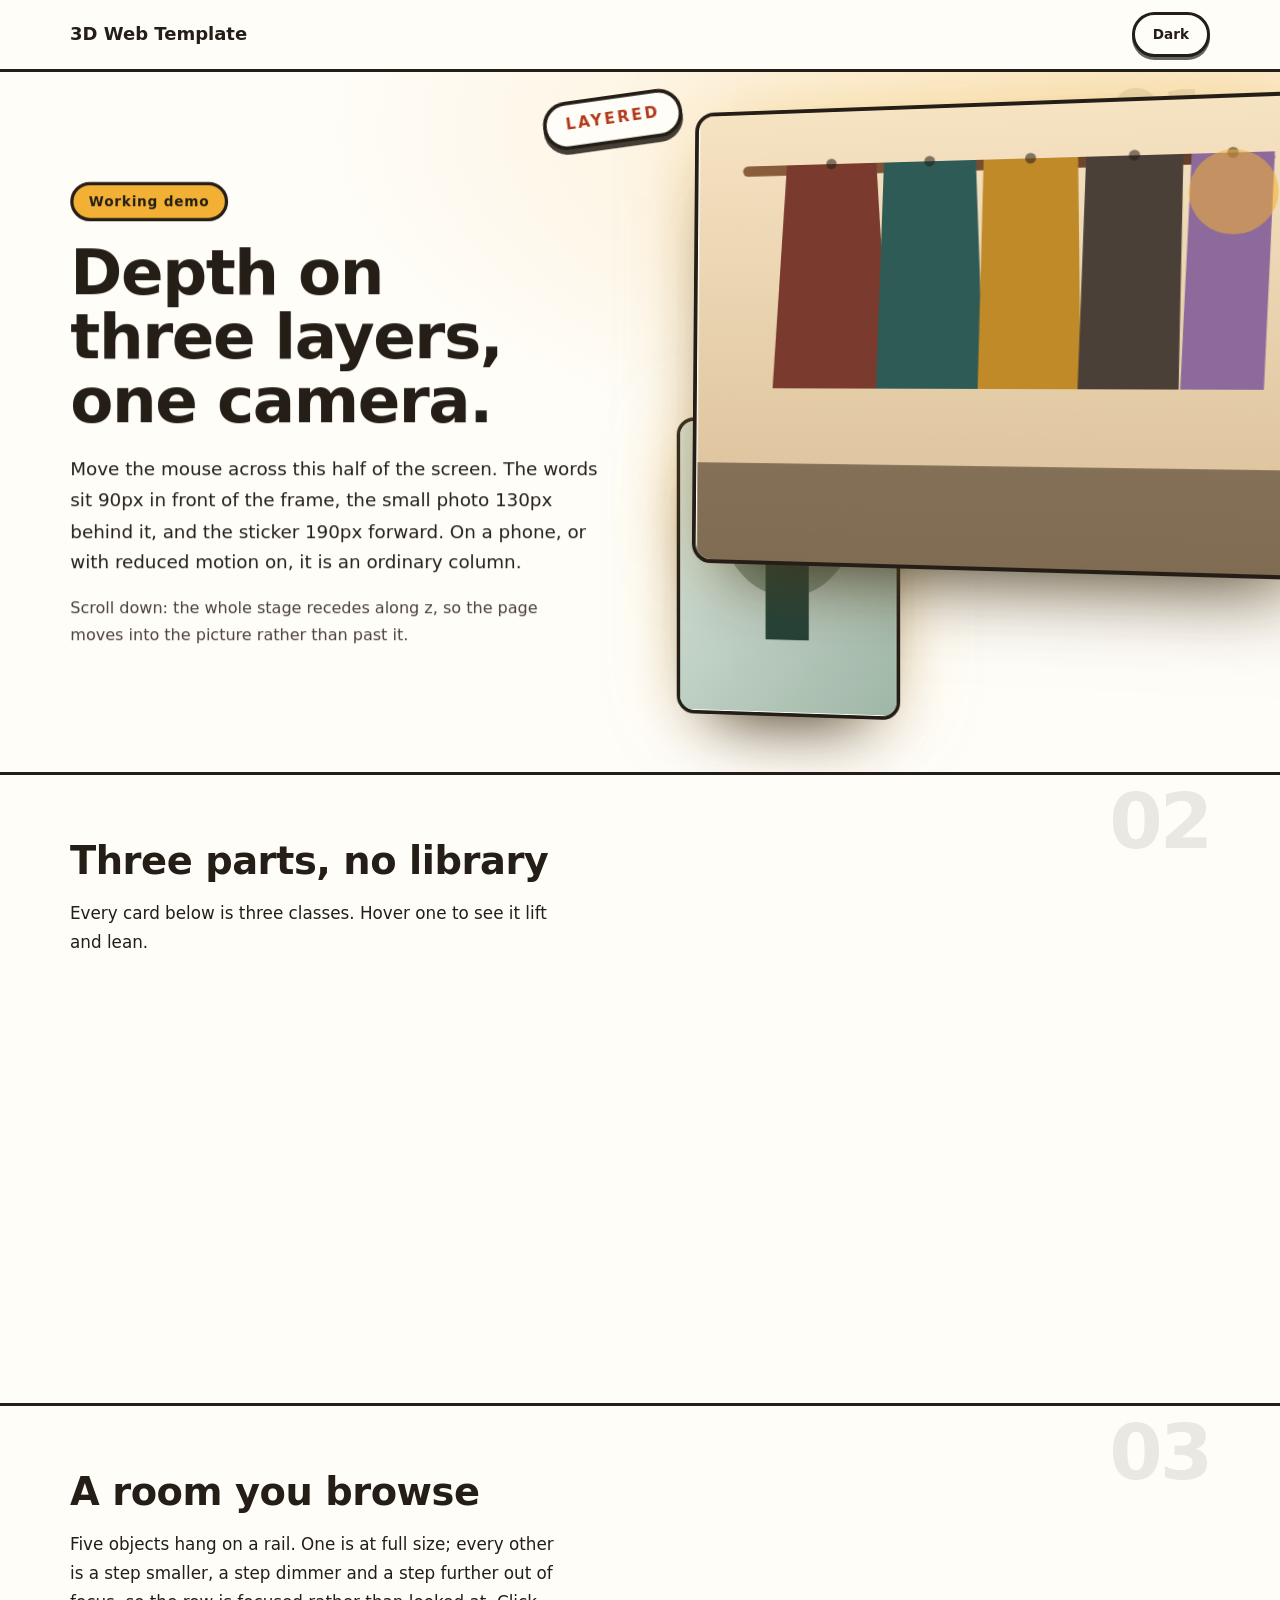
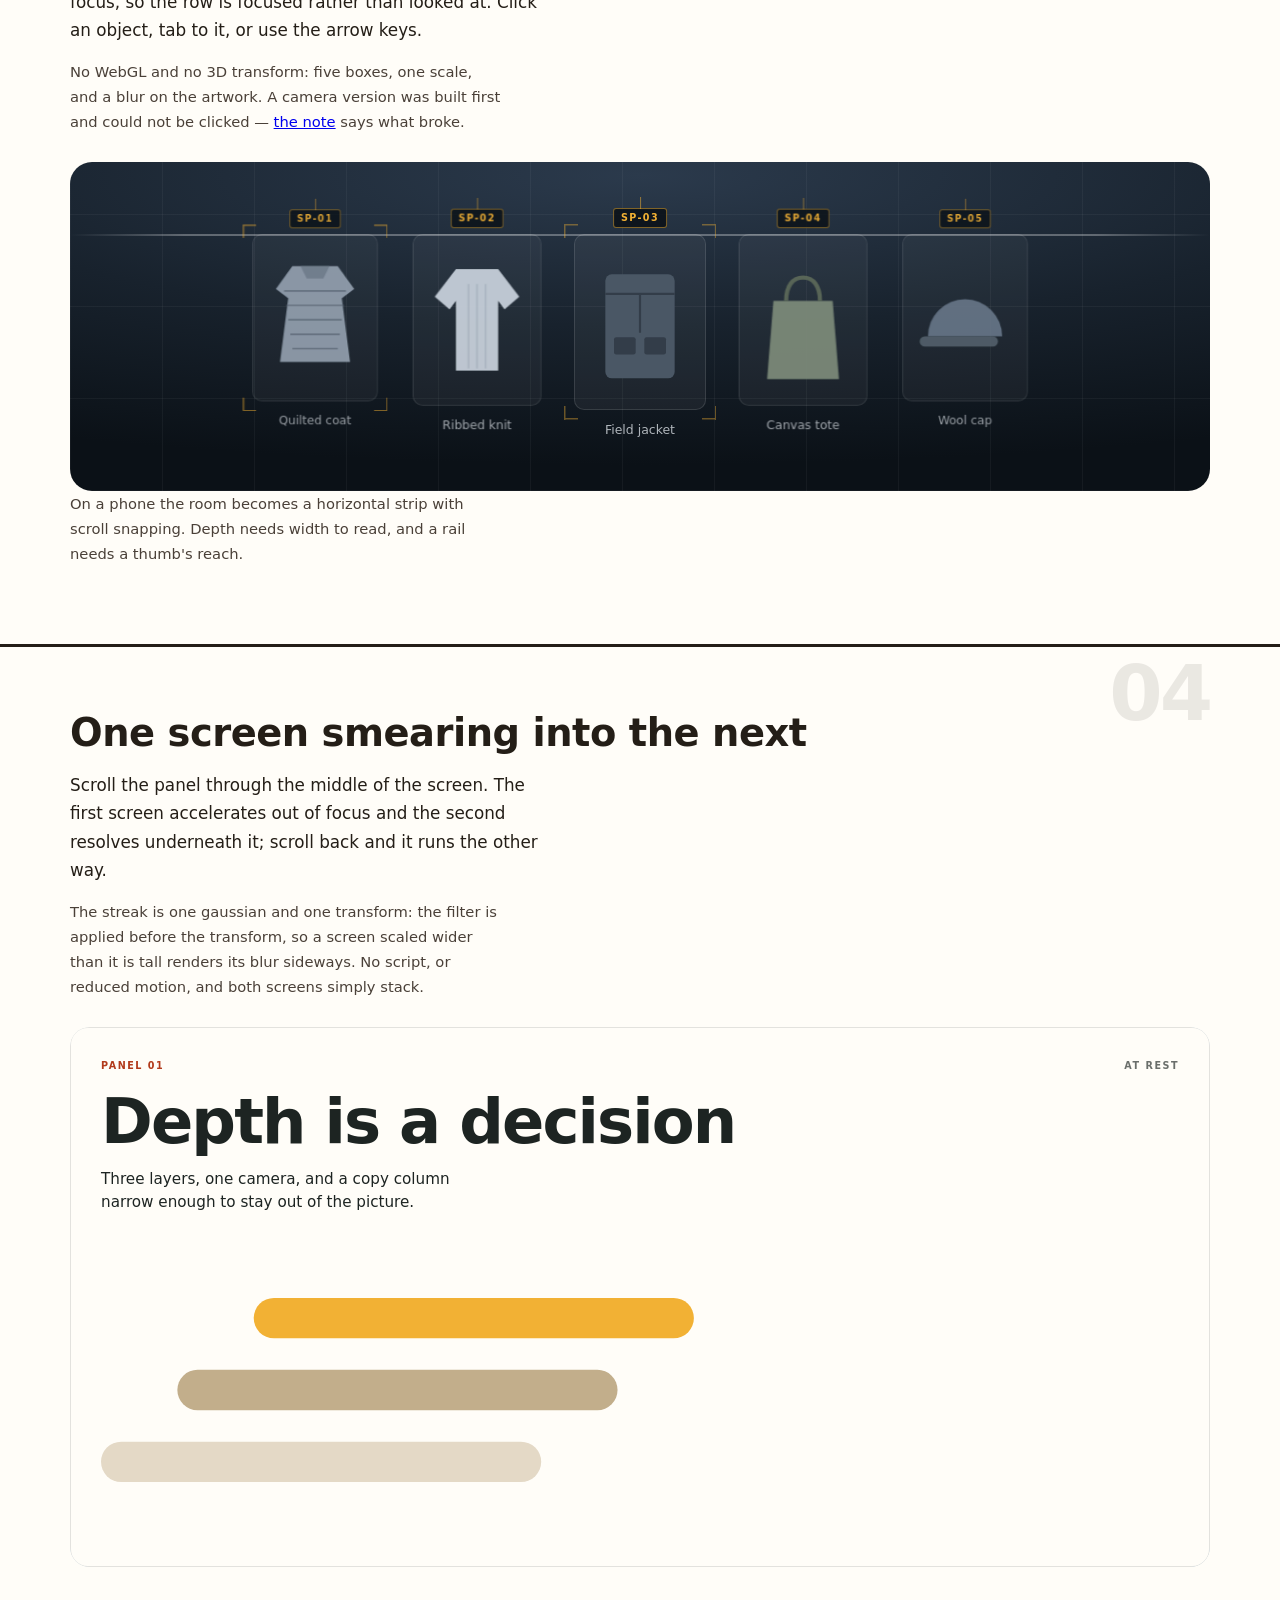
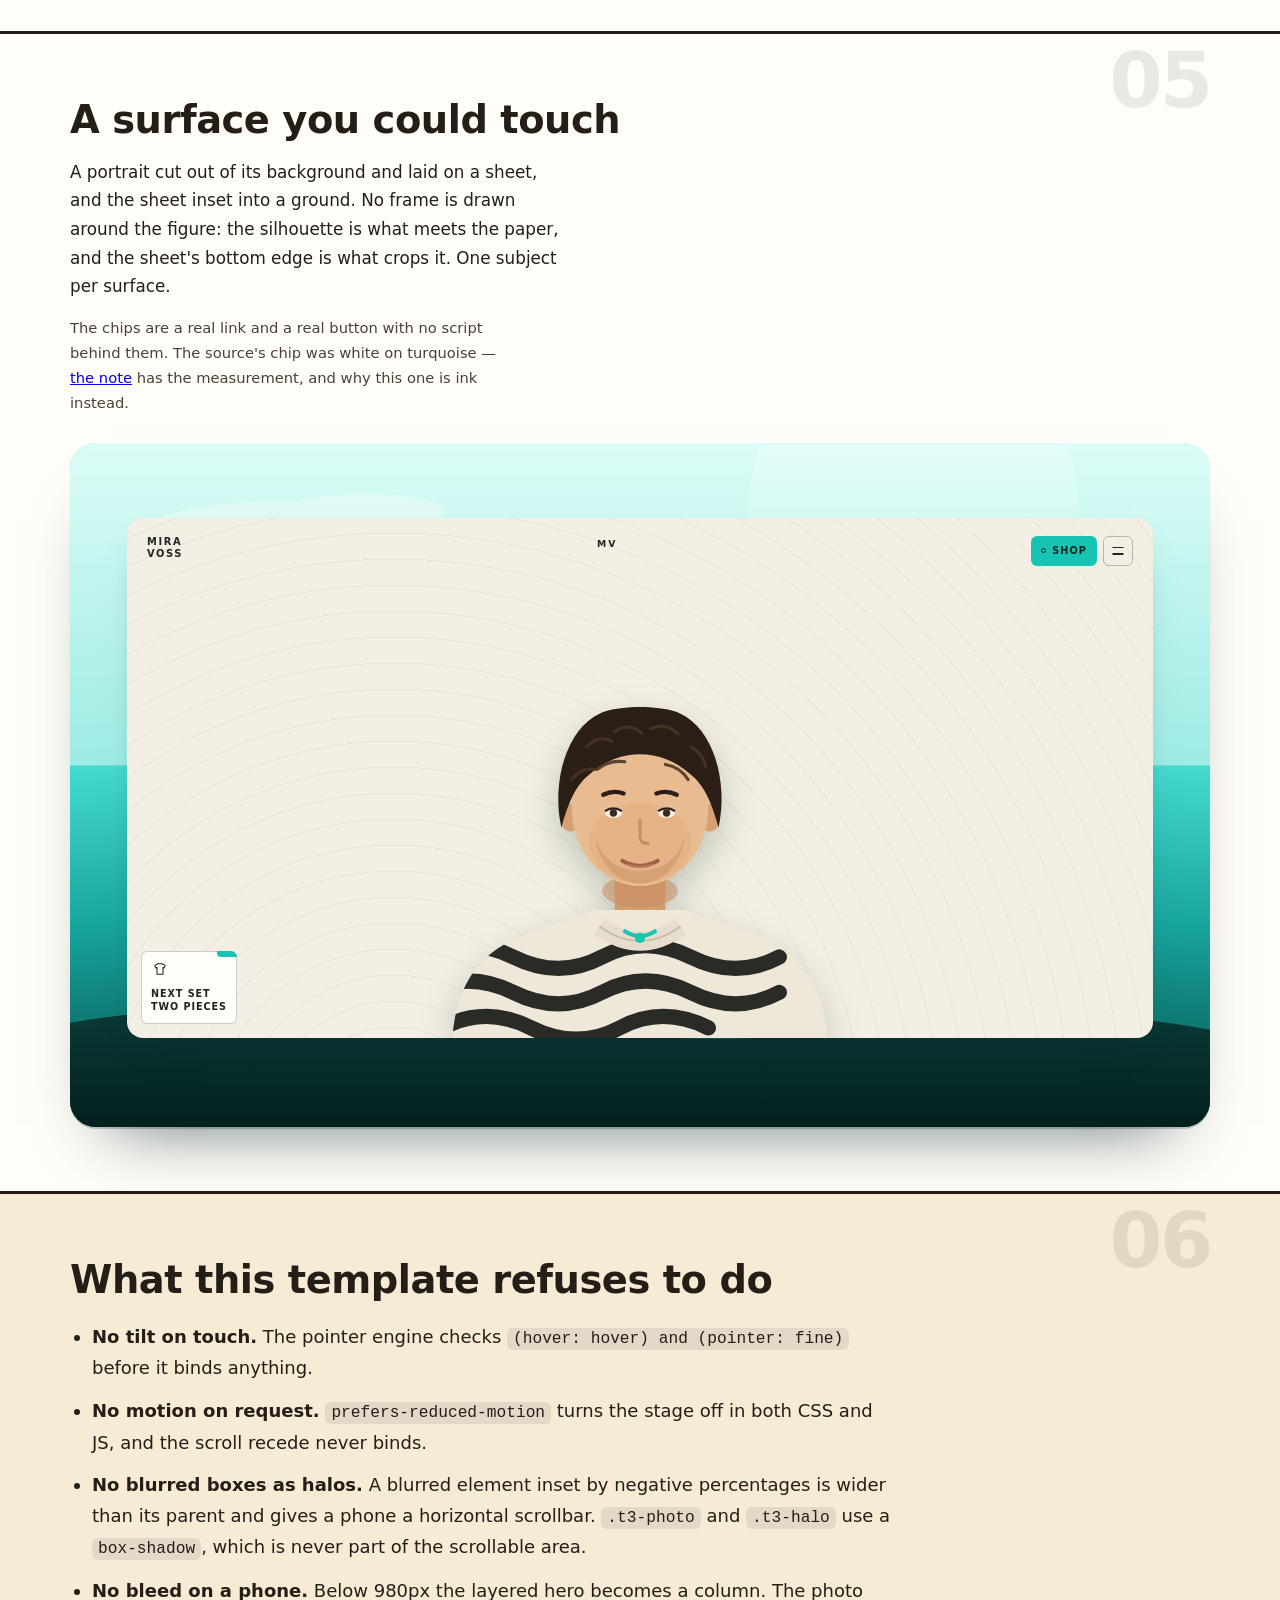
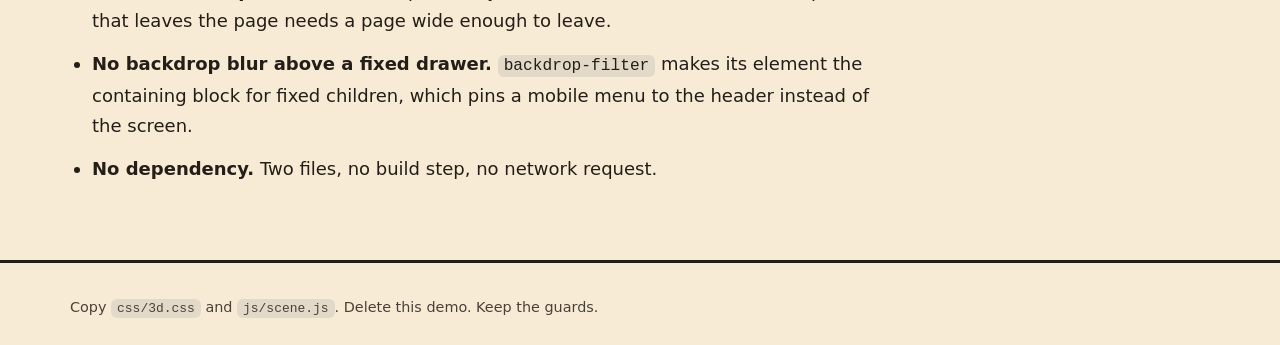
<file: index.html>
<!DOCTYPE html>
<html lang="en">
<head>
<meta charset="utf-8">
<meta name="viewport" content="width=device-width, initial-scale=1">
<title>3D Web Template — demo</title>
<meta http-equiv="refresh" content="0; url=demo/">
<link rel="canonical" href="demo/">
</head>
<body>
<p><a href="demo/">Open the demo</a>.</p>
</body>
</html>
</file>
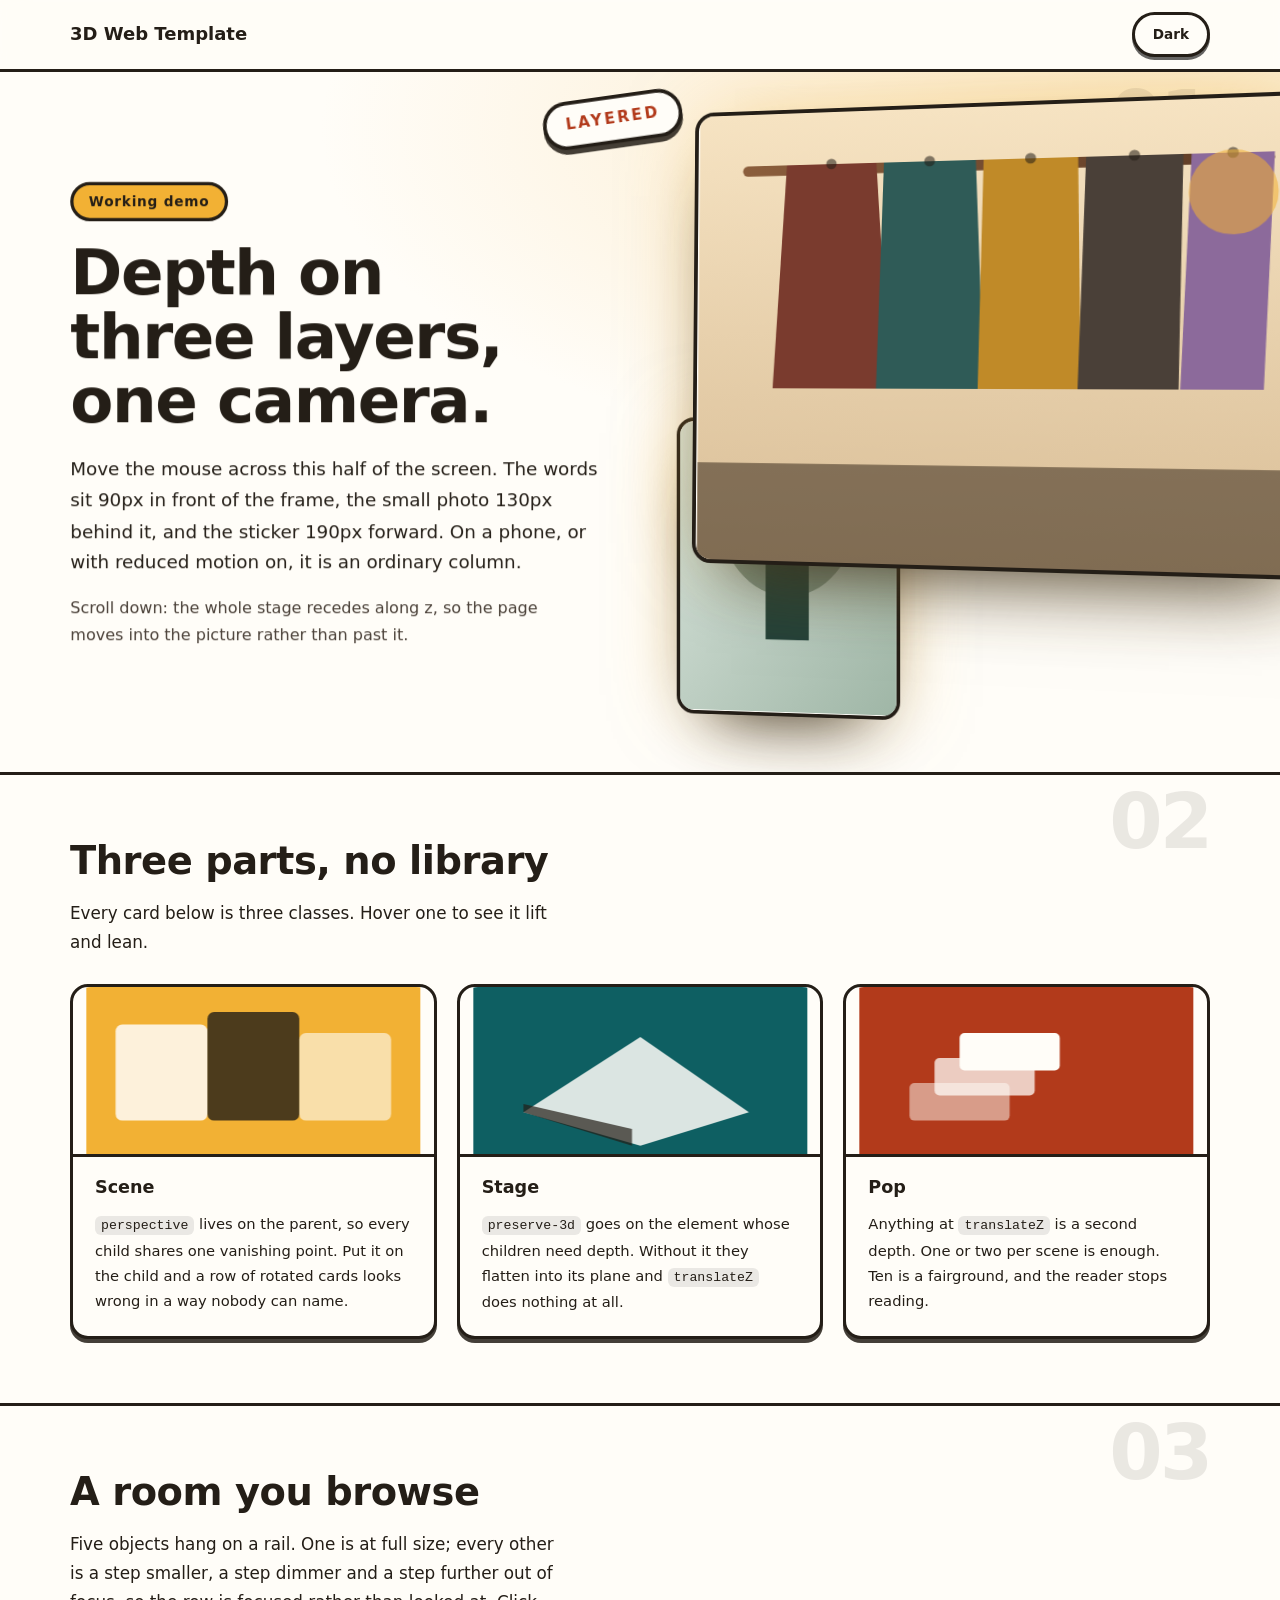
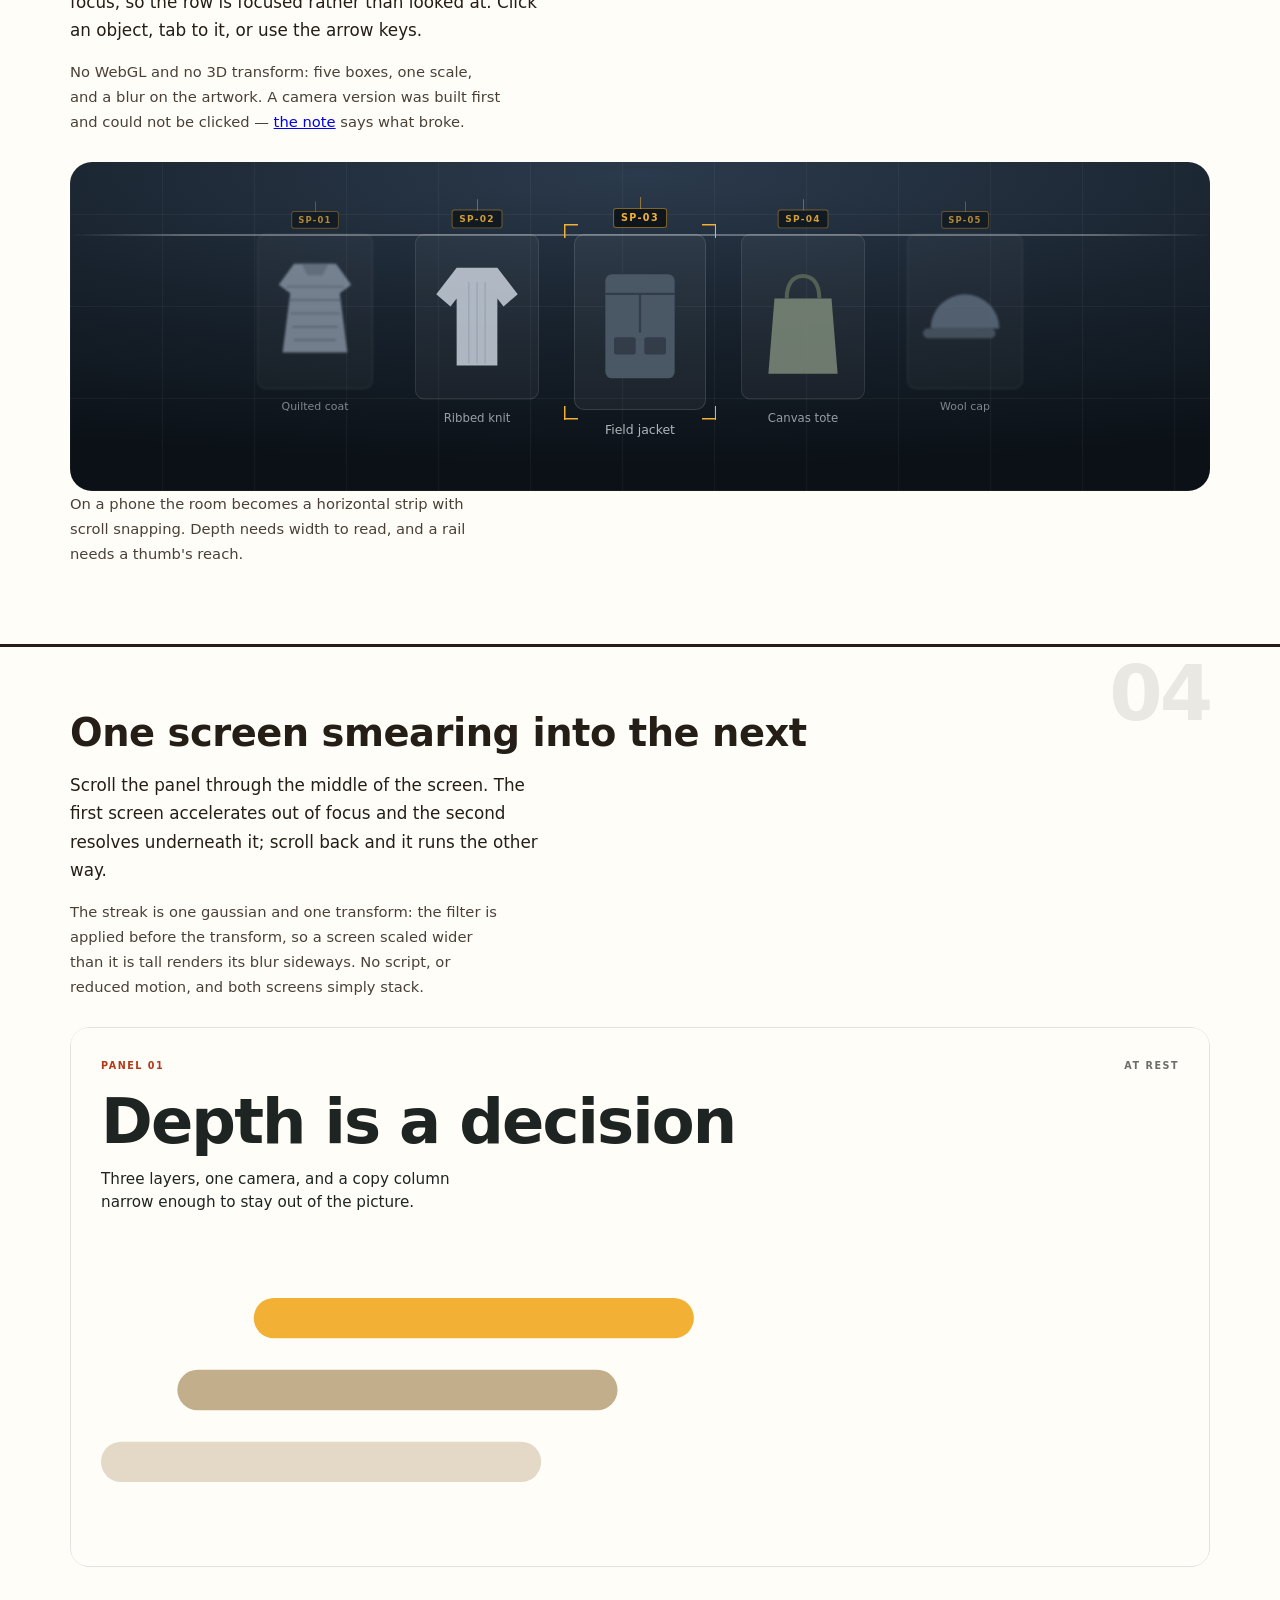
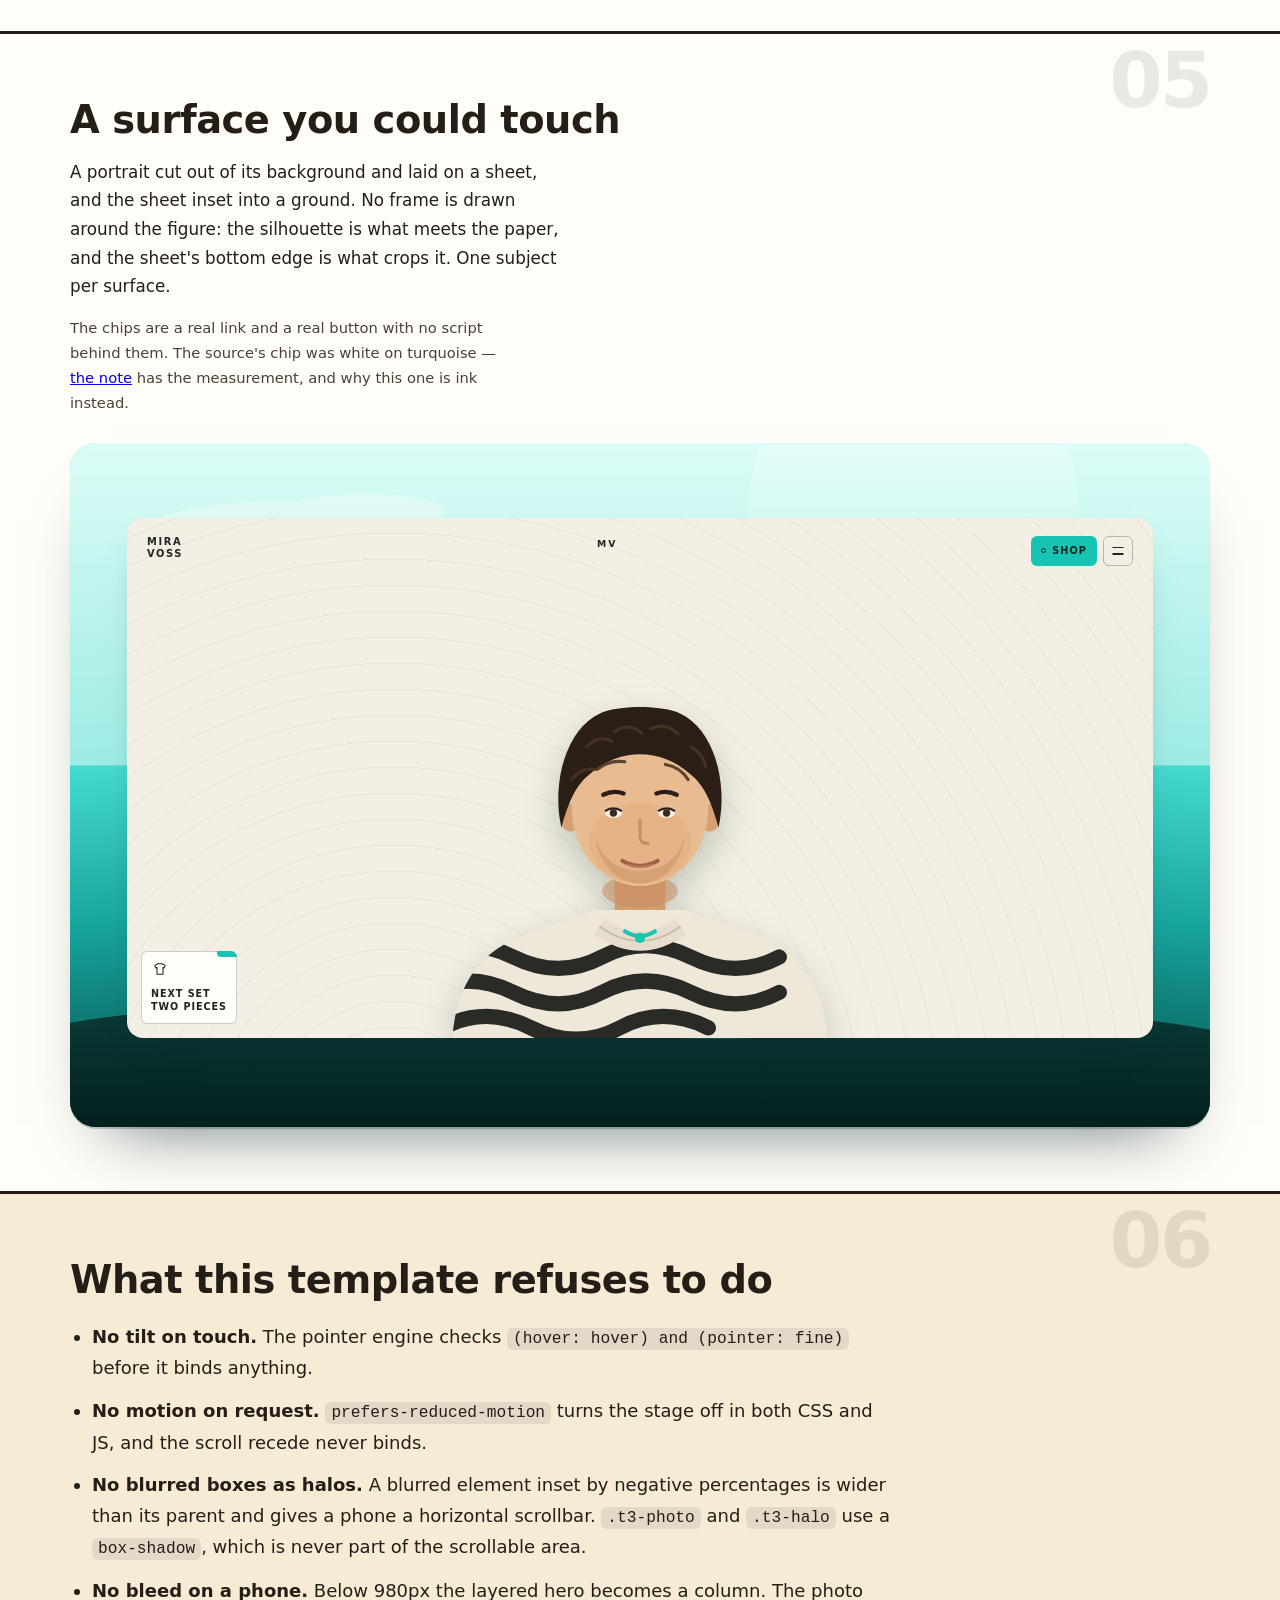
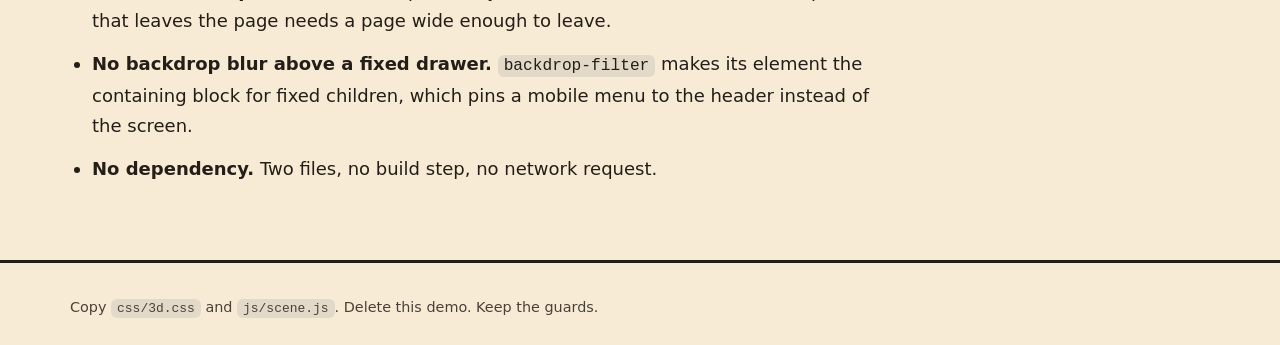
<file: demo/index.html>
<!DOCTYPE html>
<html lang="en" data-theme="light">
<head>
<meta charset="utf-8">
<meta name="viewport" content="width=device-width, initial-scale=1">
<title>3D Web Template — working demo</title>
<meta name="description" content="A dependency-free demo of the 3D primitives in this template: a layered hero that recedes on scroll, a sticker in front of the scene, photos set into cards, a room you browse, a cut-out surface you could touch, a screen that smears into the next, and CSS-numbered sections.">
<link rel="stylesheet" href="../css/3d.css">
<link rel="stylesheet" href="demo.css">
</head>
<body>

<header class="bar">
  <div class="wrap bar-in">
    <a class="brand" href="#top">3D Web Template</a>
    <button class="pill" id="theme" type="button" aria-pressed="false">Dark</button>
  </div>
</header>

<main class="t3-numbered">

  <section class="t3-hero" id="top">
    <div class="wrap t3-scene" data-t3-tilt data-t3-hero>
      <div class="t3-split" data-t3-stage>

        <div class="t3-copy-front">
          <p class="tag">Working demo</p>
          <h1>Depth on three layers, one camera.</h1>
          <p class="lede">Move the mouse across this half of the screen. The words sit 90px in front of the frame, the small photo 130px behind it, and the sticker 190px forward. On a phone, or with reduced motion on, it is an ordinary column.</p>
          <p class="lede note">Scroll down: the whole stage recedes along z, so the page moves into the picture rather than past it.</p>
        </div>

        <figure class="t3-photo t3-photo-main">
          <svg viewBox="0 0 800 600" role="img" aria-label="A rail of coats under a warm shop light">
            <defs>
              <linearGradient id="wall" x1="0" y1="0" x2="0" y2="1">
                <stop offset="0" stop-color="#F6E3C2"/>
                <stop offset="1" stop-color="#D9BE97"/>
              </linearGradient>
              <linearGradient id="wood" x1="0" y1="0" x2="1" y2="0">
                <stop offset="0" stop-color="#8B5E3C"/>
                <stop offset="1" stop-color="#5C3A24"/>
              </linearGradient>
            </defs>
            <rect width="800" height="600" fill="url(#wall)"/>
            <rect y="470" width="800" height="130" fill="#3A2A1D" opacity="0.55"/>
            <rect x="60" y="70" width="680" height="14" rx="7" fill="url(#wood)"/>
            <g>
              <path d="M120 70h120l18 300H102z" fill="#7A3B2E"/>
              <path d="M250 70h120l10 300H240z" fill="#2F5B57"/>
              <path d="M380 70h120l2 300H372z" fill="#C08A28"/>
              <path d="M510 70h120l-8 300H498z" fill="#4A4038"/>
              <path d="M640 70h100l-16 300H624z" fill="#8C6A9B"/>
            </g>
            <g fill="#241E17" opacity="0.55">
              <circle cx="180" cy="70" r="7"/>
              <circle cx="310" cy="70" r="7"/>
              <circle cx="440" cy="70" r="7"/>
              <circle cx="570" cy="70" r="7"/>
              <circle cx="690" cy="70" r="7"/>
            </g>
            <circle cx="690" cy="120" r="54" fill="#F2B134" opacity="0.55"/>
          </svg>
        </figure>

        <figure class="t3-photo t3-photo-back">
          <svg viewBox="0 0 600 800" role="img" aria-label="A hanging shirt, photographed from below">
            <defs>
              <linearGradient id="back" x1="0" y1="0" x2="1" y2="1">
                <stop offset="0" stop-color="#DCE7DF"/>
                <stop offset="1" stop-color="#9FB6A6"/>
              </linearGradient>
            </defs>
            <rect width="600" height="800" fill="url(#back)"/>
            <ellipse cx="300" cy="250" rx="190" ry="230" fill="#56705C" opacity="0.6"/>
            <path d="M300 120l160 90-40 60-60-30v360H240V240l-60 30-40-60z" fill="#254238"/>
            <circle cx="300" cy="150" r="26" fill="#E9DCCB"/>
          </svg>
        </figure>

        <p class="t3-sticker t3-sticker--float">Layered</p>
      </div>
    </div>
  </section>

  <section class="band" id="parts">
    <div class="wrap">
      <h2>Three parts, no library</h2>
      <p class="lede">Every card below is three classes. Hover one to see it lift and lean.</p>

      <div class="cards t3-cards">
        <article class="card t3-card t3-turn" data-t3-card data-t3-turn>
          <svg class="t3-card-photo" viewBox="0 0 800 400" role="img" aria-label="Three overlapping panels">
            <rect width="800" height="400" fill="#F2B134"/>
            <rect x="70" y="90" width="220" height="230" rx="16" fill="#FFFDF8" opacity="0.85"/>
            <rect x="290" y="60" width="220" height="260" rx="16" fill="#241E17" opacity="0.8"/>
            <rect x="510" y="110" width="220" height="210" rx="16" fill="#FFFDF8" opacity="0.6"/>
          </svg>
          <h3>Scene</h3>
          <p><code>perspective</code> lives on the parent, so every child shares one vanishing point. Put it on the child and a row of rotated cards looks wrong in a way nobody can name.</p>
        </article>
        <article class="card t3-card t3-turn" data-t3-card data-t3-turn>
          <svg class="t3-card-photo" viewBox="0 0 800 400" role="img" aria-label="A tilted plane">
            <rect width="800" height="400" fill="#0E5F62"/>
            <path d="M120 300L400 120l260 180-260 80z" fill="#FFFDF8" opacity="0.85"/>
            <path d="M120 300l260 80v-40l-260-60z" fill="#241E17" opacity="0.7"/>
          </svg>
          <h3>Stage</h3>
          <p><code>preserve-3d</code> goes on the element whose children need depth. Without it they flatten into its plane and <code>translateZ</code> does nothing at all.</p>
        </article>
        <article class="card t3-card t3-turn" data-t3-card data-t3-turn>
          <svg class="t3-card-photo" viewBox="0 0 800 400" role="img" aria-label="Layers at different depths">
            <rect width="800" height="400" fill="#B23A1B"/>
            <g fill="#FFFDF8">
              <rect x="120" y="230" width="240" height="90" rx="12" opacity="0.5"/>
              <rect x="180" y="170" width="240" height="90" rx="12" opacity="0.75"/>
              <rect x="240" y="110" width="240" height="90" rx="12"/>
            </g>
          </svg>
          <h3>Pop</h3>
          <p>Anything at <code>translateZ</code> is a second depth. One or two per scene is enough. Ten is a fairground, and the reader stops reading.</p>
        </article>
      </div>
    </div>
  </section>

  <section class="band" id="room">
    <div class="wrap">
      <h2>A room you browse</h2>
      <p class="lede">Five objects hang on a rail. One is at full size; every other is a step smaller, a step dimmer and a step further out of focus, so the row is focused rather than looked at. Click an object, tab to it, or use the arrow keys.</p>
      <p class="lede note">No WebGL and no 3D transform: five boxes, one scale, and a blur on the artwork. A camera version was built first and could not be clicked — <a href="../docs/reel-pass-november-2026.md">the note</a> says what broke.</p>

      <div class="t3-room" data-t3-room>
        <div class="t3-room-space">
          <div class="t3-room-rail" aria-hidden="true"></div>
          <ul class="t3-room-row" aria-label="Objects on the rail">
            <li class="t3-room-item" data-t3-room-item>
              <button class="t3-room-hit" type="button">
                <span class="t3-room-label">SP-01</span>
                <svg class="t3-room-object" viewBox="0 0 120 160" aria-hidden="true">
                  <path d="M38 30h44l16 22-12 9 8 62H26l8-62-12-9z" fill="#9aa7b6"/>
                  <path d="M46 30h28l-6 12H52z" fill="#7e8b9a"/>
                  <g stroke="#5d6a78" stroke-width="1.5" opacity="0.7">
                    <path d="M30 54h60M32 68h56M34 82h52M36 96h48M38 110h44"/>
                  </g>
                </svg>
                <span class="t3-room-name">Quilted coat</span>
              </button>
            </li>
            <li class="t3-room-item" data-t3-room-item>
              <button class="t3-room-hit" type="button">
                <span class="t3-room-label">SP-02</span>
                <svg class="t3-room-object" viewBox="0 0 120 160" aria-hidden="true">
                  <path d="M40 32h40l20 26-14 12-6-8v66H40V62l-6 8-14-12z" fill="#c9d2dc"/>
                  <g stroke="#a9b4c2" stroke-width="1.2" opacity="0.8">
                    <path d="M52 46v80M60 46v80M68 46v80"/>
                  </g>
                </svg>
                <span class="t3-room-name">Ribbed knit</span>
              </button>
            </li>
            <li class="t3-room-item" data-t3-room-item>
              <button class="t3-room-hit" type="button">
                <span class="t3-room-label">SP-03</span>
                <svg class="t3-room-object" viewBox="0 0 120 160" aria-hidden="true">
                  <rect x="28" y="36" width="64" height="96" rx="6" fill="#4a5765"/>
                  <path d="M28 54h64" stroke="#333d49" stroke-width="2"/>
                  <path d="M60 54v36" stroke="#333d49" stroke-width="2"/>
                  <rect x="36" y="94" width="20" height="16" rx="2" fill="#333d49"/>
                  <rect x="64" y="94" width="20" height="16" rx="2" fill="#333d49"/>
                </svg>
                <span class="t3-room-name">Field jacket</span>
              </button>
            </li>
            <li class="t3-room-item" data-t3-room-item>
              <button class="t3-room-hit" type="button">
                <span class="t3-room-label">SP-04</span>
                <svg class="t3-room-object" viewBox="0 0 120 160" aria-hidden="true">
                  <path d="M32 62h56l6 74H26z" fill="#7d8b7a"/>
                  <path d="M44 62c0-14 6-22 16-22s16 8 16 22" fill="none" stroke="#5d6a5a" stroke-width="4"/>
                </svg>
                <span class="t3-room-name">Canvas tote</span>
              </button>
            </li>
            <li class="t3-room-item" data-t3-room-item>
              <button class="t3-room-hit" type="button">
                <span class="t3-room-label">SP-05</span>
                <svg class="t3-room-object" viewBox="0 0 120 160" aria-hidden="true">
                  <path d="M24 98a36 36 0 0 1 72 0z" fill="#6b7a8c"/>
                  <rect x="16" y="98" width="76" height="10" rx="5" fill="#57646f"/>
                </svg>
                <span class="t3-room-name">Wool cap</span>
              </button>
            </li>
          </ul>
        </div>
      </div>

      <p class="lede note">On a phone the room becomes a horizontal strip with scroll snapping. Depth needs width to read, and a rail needs a thumb's reach.</p>
    </div>
  </section>

  <section class="band" id="wipe">
    <div class="wrap">
      <h2>One screen smearing into the next</h2>
      <p class="lede">Scroll the panel through the middle of the screen. The first screen accelerates out of focus and the second resolves underneath it; scroll back and it runs the other way.</p>
      <p class="lede note">The streak is one gaussian and one transform: the filter is applied before the transform, so a screen scaled wider than it is tall renders its blur sideways. No script, or reduced motion, and both screens simply stack.</p>

      <div class="t3-wipe" data-t3-wipe>
        <div class="t3-wipe-stage">
          <article class="t3-wipe-screen">
            <p class="t3-wipe-bar"><span class="t3-wipe-tag">Panel 01</span><span class="t3-wipe-meta">At rest</span></p>
            <h3 class="t3-wipe-title">Depth is a decision</h3>
            <p class="t3-wipe-line">Three layers, one camera, and a copy column narrow enough to stay out of the picture.</p>
            <svg class="t3-wipe-art" viewBox="0 0 480 130" aria-hidden="true" focusable="false">
              <rect x="0" y="88" width="196" height="18" rx="9" fill="#e4d9c6"/>
              <rect x="34" y="56" width="196" height="18" rx="9" fill="#c2ae8b"/>
              <rect x="68" y="24" width="196" height="18" rx="9" fill="#f2b134"/>
            </svg>
          </article>

          <article class="t3-wipe-screen t3-wipe-screen--dark">
            <p class="t3-wipe-bar"><span class="t3-wipe-tag">Panel 02</span><span class="t3-wipe-meta">In motion</span></p>
            <h3 class="t3-wipe-title">Then it is a smear</h3>
            <p class="t3-wipe-line">The same screen, one gaussian and a wider scale, is a speed line with a heading on it.</p>
            <svg class="t3-wipe-art" viewBox="0 0 480 130" aria-hidden="true" focusable="false">
              <g fill="none" stroke-linecap="round">
                <path d="M18 40h300" stroke="#f2b134" stroke-width="7"/>
                <path d="M58 62h360" stroke="#7fd6c9" stroke-width="7"/>
                <path d="M8 84h250" stroke="#f2b134" stroke-width="7" opacity="0.5"/>
                <path d="M88 106h320" stroke="#7fd6c9" stroke-width="7" opacity="0.32"/>
              </g>
            </svg>
          </article>

          <div class="t3-wipe-flash" aria-hidden="true"></div>
        </div>
      </div>
    </div>
  </section>

  <section class="band" id="surface">
    <div class="wrap">
      <h2>A surface you could touch</h2>
      <p class="lede">A portrait cut out of its background and laid on a sheet, and the sheet inset into a ground. No frame is drawn around the figure: the silhouette is what meets the paper, and the sheet's bottom edge is what crops it. One subject per surface.</p>
      <p class="lede note">The chips are a real link and a real button with no script behind them. The source's chip was white on turquoise — <a href="../docs/reel-pass-november-2026.md">the note</a> has the measurement, and why this one is ink instead.</p>

      <div class="t3-surface-panel">
        <svg class="t3-surface-ground" viewBox="0 0 1200 700" preserveAspectRatio="xMidYMid slice" aria-hidden="true" focusable="false">
          <defs>
            <linearGradient id="t3s-sky" x1="0" y1="0" x2="0" y2="1">
              <stop offset="0" stop-color="#dcfcf7"/>
              <stop offset="0.6" stop-color="#8ce7df"/>
              <stop offset="1" stop-color="#4fd3ca"/>
            </linearGradient>
            <linearGradient id="t3s-sea" x1="0" y1="0" x2="0" y2="1">
              <stop offset="0" stop-color="#46dbcf"/>
              <stop offset="0.45" stop-color="#17a49c"/>
              <stop offset="1" stop-color="#064a47"/>
            </linearGradient>
            <linearGradient id="t3s-fore" x1="0" y1="0" x2="0" y2="1">
              <stop offset="0" stop-color="#0a3b37"/>
              <stop offset="1" stop-color="#03201e"/>
            </linearGradient>
          </defs>
          <rect width="1200" height="700" fill="url(#t3s-sky)"/>
          <circle cx="880" cy="70" r="170" fill="#ffffff" opacity="0.18"/>
          <g fill="#ffffff" opacity="0.32">
            <ellipse cx="230" cy="86" rx="130" ry="26"/>
            <ellipse cx="318" cy="70" rx="82" ry="18"/>
            <ellipse cx="880" cy="126" rx="160" ry="20"/>
            <ellipse cx="1000" cy="110" rx="88" ry="14"/>
          </g>
          <rect y="330" width="1200" height="370" fill="url(#t3s-sea)"/>
          <ellipse cx="600" cy="332" rx="520" ry="26" fill="#ffffff" opacity="0.16"/>
          <g stroke="#eafffb" stroke-width="2" opacity="0.2">
            <path d="M80 390h180M300 424h240M720 452h200M140 500h150M480 540h260M880 580h180"/>
          </g>
          <path d="M0 596c150-26 310-28 450-6 130 20 250 28 400 8 140-18 250-16 350 6v96H0z" fill="url(#t3s-fore)"/>
        </svg>

        <div class="t3-surface-sheet">
          <header class="t3-surface-bar">
            <p class="t3-surface-brand">Mira<br>Voss</p>
            <p class="t3-surface-mark" aria-hidden="true">MV</p>
            <div class="t3-surface-actions">
              <a class="t3-surface-pill" href="#surface"><span class="t3-surface-dot" aria-hidden="true"></span>Shop</a>
              <button class="t3-surface-menu" type="button" aria-label="Menu"></button>
            </div>
          </header>

          <figure class="t3-surface-figure">
            <svg viewBox="0 0 300 300" role="img" aria-label="A drawn portrait: shoulders and head, cut out of any background and standing on the sheet">
              <defs>
                <clipPath id="t3s-torso">
                  <path d="M2 300c3-46 25-70 58-82 26-9 44-15 54-19h72c10 4 28 10 54 19 33 12 55 36 58 82z"/>
                </clipPath>
              </defs>

              <path d="M130 150h40v78h-40z" fill="#d19c6e"/>
              <ellipse cx="150" cy="184" rx="30" ry="13" fill="#c68d61" opacity="0.55"/>

              <g clip-path="url(#t3s-torso)">
                <rect width="300" height="300" fill="#efe7d7"/>
                <g fill="none" stroke="#2a2a26" stroke-width="12" stroke-linecap="round">
                  <path d="M-20 236q34-18 70 0t70 0 70 0 70 0"/>
                  <path d="M-20 264q34-18 70 0t70 0 70 0 70 0"/>
                  <path d="M-6 292q34-18 70 0t70 0 70 0"/>
                  <path d="M-20 320q34-18 70 0t70 0 70 0 70 0"/>
                </g>
                <path d="M118 212q32 23 64 0" fill="none" stroke="#e6ddcc" stroke-width="15"/>
                <path d="M118 212q32 23 64 0" fill="none" stroke="#cbbea6" stroke-width="1.6"/>
              </g>

              <ellipse cx="95" cy="126" rx="8" ry="11" fill="#d6a072"/>
              <ellipse cx="205" cy="126" rx="8" ry="11" fill="#d6a072"/>

              <ellipse cx="150" cy="118" rx="54" ry="62" fill="#e9bb90"/>
              <ellipse cx="150" cy="146" rx="40" ry="32" fill="#e2ac7e" opacity="0.5"/>
              <path d="M114 140c4 24 18 38 36 38s32-14 36-38c-6 20-20 28-36 28s-30-8-36-28z" fill="#b07a4e" opacity="0.3"/>

              <path d="M88 134C80 98 92 56 118 44c14-7 50-7 64 0 26 12 38 54 30 90-6-22-12-34-22-42-12-11-26-16-40-16s-28 5-40 16c-10 8-16 20-22 42z" fill="#2b1e16"/>
              <g fill="none" stroke="#4a3524" stroke-width="2.4" stroke-linecap="round" opacity="0.9">
                <path d="M108 70q10-10 20-4"/>
                <path d="M130 58q12-8 22 2"/>
                <path d="M158 56q12-6 22 4"/>
                <path d="M96 96q8-10 18-8"/>
                <path d="M190 70q10 6 12 16"/>
                <path d="M116 88q10-8 22-6"/>
                <path d="M170 84q12 2 18 12"/>
              </g>

              <path d="M121 108q8-4 16-1" fill="none" stroke="#2b1e16" stroke-width="3.4" stroke-linecap="round"/>
              <path d="M163 107q8-3 16 1" fill="none" stroke="#2b1e16" stroke-width="3.4" stroke-linecap="round"/>

              <g>
                <ellipse cx="129" cy="122" rx="6.6" ry="4.2" fill="#fbf6ee"/>
                <ellipse cx="171" cy="122" rx="6.6" ry="4.2" fill="#fbf6ee"/>
                <circle cx="129" cy="122.4" r="2.9" fill="#3a2a1c"/>
                <circle cx="171" cy="122.4" r="2.9" fill="#3a2a1c"/>
                <path d="M123 120.5q6-3.6 12 0" fill="none" stroke="#2b1e16" stroke-width="1.8" stroke-linecap="round"/>
                <path d="M165 120.5q6-3.6 12 0" fill="none" stroke="#2b1e16" stroke-width="1.8" stroke-linecap="round"/>
              </g>

              <path d="M150 128v13c0 4 2.5 5.5 6.5 5.5" fill="none" stroke="#c68d61" stroke-width="2.4" stroke-linecap="round"/>
              <path d="M136 160q14 8 28 0" fill="none" stroke="#a35f4b" stroke-width="3.2" stroke-linecap="round"/>
              <path d="M140 163q10 4 20 0" fill="none" stroke="#c17a63" stroke-width="1.6" stroke-linecap="round" opacity="0.8"/>

              <path d="M137 215q13 9 26 0" fill="none" stroke="#17c3b2" stroke-width="3"/>
              <circle cx="150" cy="221" r="4" fill="#17c3b2"/>
            </svg>
          </figure>

          <aside class="t3-surface-note">
            <svg viewBox="0 0 24 24" width="18" height="18" aria-hidden="true" focusable="false">
              <path d="M9 5h6l4 2.5-1.6 3.2-1.4-.7V19H8V10l-1.4.7L5 7.5z" fill="none" stroke="#1d2422" stroke-width="1.4" stroke-linejoin="round"/>
            </svg>
            <p>Next set<br>Two pieces</p>
          </aside>
        </div>
      </div>
    </div>
  </section>

  <section class="band cream" id="guards">
    <div class="wrap">
      <h2>What this template refuses to do</h2>
      <ul class="rules">
        <li><strong>No tilt on touch.</strong> The pointer engine checks <code>(hover: hover) and (pointer: fine)</code> before it binds anything.</li>
        <li><strong>No motion on request.</strong> <code>prefers-reduced-motion</code> turns the stage off in both CSS and JS, and the scroll recede never binds.</li>
        <li><strong>No blurred boxes as halos.</strong> A blurred element inset by negative percentages is wider than its parent and gives a phone a horizontal scrollbar. <code>.t3-photo</code> and <code>.t3-halo</code> use a <code>box-shadow</code>, which is never part of the scrollable area.</li>
        <li><strong>No bleed on a phone.</strong> Below 980px the layered hero becomes a column. The photo that leaves the page needs a page wide enough to leave.</li>
        <li><strong>No backdrop blur above a fixed drawer.</strong> <code>backdrop-filter</code> makes its element the containing block for fixed children, which pins a mobile menu to the header instead of the screen.</li>
        <li><strong>No dependency.</strong> Two files, no build step, no network request.</li>
      </ul>
    </div>
  </section>

</main>

<footer class="foot">
  <div class="wrap">
    <p>Copy <code>css/3d.css</code> and <code>js/scene.js</code>. Delete this demo. Keep the guards.</p>
  </div>
</footer>

<script src="../js/scene.js"></script>
<script>
  (function () {
    var btn = document.getElementById("theme");
    var root = document.documentElement;
    btn.addEventListener("click", function () {
      var dark = root.getAttribute("data-theme") === "dark";
      root.setAttribute("data-theme", dark ? "light" : "dark");
      btn.setAttribute("aria-pressed", dark ? "false" : "true");
      btn.textContent = dark ? "Dark" : "Light";
    });
  })();
</script>
</body>
</html>
</file>
<file: css/3d.css>
/* =========================================================
   3D Web Template — css/3d.css
   ---------------------------------------------------------
   Depth for static sites, with no build step and no library.
   Every rule here was shipped on a real page first; the notes
   in docs/findings.md say which failure each guard prevents.

   Prefix: t3-  (three-d). Safe to drop next to any CSS setup.
   ========================================================= */

:root {
  /* How far away the camera sits. Smaller = more dramatic, and
     more likely to blur text. 900-1200px is the usable range. */
  --t3-perspective: 1100px;

  /* How far a .t3-pop element rides towards the reader. */
  --t3-lift: 48px;

  /* The layered hero. Three depths is the whole trick: the words sit
     nearest, the small photo furthest back, the sticker furthest forward. */
  --t3-copy-lift: 90px;
  --t3-depth-back: -130px;
  --t3-sticker-lift: 190px;
  --t3-stage-height: 700px;
  --t3-copy-width: 50%;

  /* The camera's tax on the copy column. A column lifted by --t3-copy-lift is
     projected AWAY from perspective-origin by
       lift / (perspective - lift) x origin = 90/1010 x 62% = 5.5% of the scene.
     Percentage padding resolves against the containing block (the scene, not
     the column), and then the pad is projected by the same 1.089, so the pad
     that cancels it is 5.5% / 1.089 = 5.1%.
     Without it the first ~33px of every hero line falls off the left of the
     page between 981 and 1100px wide, and nothing reports it: .t3-hero clips,
     so scrollWidth still equals clientWidth and the overflow test passes. See
     docs/findings.md, trap 8. */
  --t3-copy-inset: 5.1%;

  /* Must equal the padding and radius of the card the photo sits in, or the
     photo stops meeting the card edge. */
  --t3-card-pad: 22px;
  --t3-card-radius: 18px;
  --t3-card-photo-height: 170px;

  /* Warm light behind the artwork, as a shadow. */
  --t3-photo-shadow:
    0 44px 74px -42px rgba(36, 30, 23, 0.9),
    0 0 90px -18px rgba(242, 177, 52, 0.5);
  --t3-photo-shadow-dark:
    0 44px 74px -42px rgba(0, 0, 0, 0.95),
    0 0 70px -22px rgba(242, 177, 52, 0.3);

  /* The room: a row of objects on a rail, focused one at a time. Every step
     away from the selected object shrinks it, dims it and takes the artwork
     out of focus. Distance is counted in items, capped at 3 in both this file
     and scene.js. The colours are literal, like the sticker's: a room is a
     place, not a surface, so it stays dark on a light page. */
  --t3-room-shrink: 0.06;
  --t3-room-item-w: 132px;
  --t3-room-pad-top: clamp(40px, 6vw, 72px);
  --t3-room-ink: #eef3f8;
  --t3-room-accent: #f2b134;

  /* The touchable surface: a ground, a sheet inset into it, a subject cut out
     and laid on the sheet. Literal colours, like the room's: a slab shot
     against a landscape keeps its own colours in either theme. */
  --t3-surface-radius: 26px;
  --t3-surface-sheet: #f4efe4;
  --t3-surface-ink: #1d2422;
  --t3-surface-accent: #17c3b2;

  /* The wipe: how far the outgoing screen is blurred at the end of its
     travel. Smaller on a phone, where a full-width gaussian costs frames. */
  --t3-wipe-blur: 10px;

  /* The wash behind the hero, and where the camera sits. */
  --t3-wash: rgba(251, 231, 194, 0.95);
  --t3-wash-dark: rgba(59, 43, 22, 0.9);
  --t3-camera: 62% 42%;

  --t3-duration: 0.4s;
  --t3-ease: cubic-bezier(0.2, 0.7, 0.3, 1);

  /* A stacked shadow reads as a physical edge; one flat drop does not.
     The inset line is the highlight along the top edge. */
  --t3-shadow:
    0 4px 0 rgba(36, 30, 23, 0.85),
    inset 0 1px 0 rgba(255, 255, 255, 0.75);
  --t3-shadow-lift:
    0 10px 0 rgba(36, 30, 23, 0.85),
    0 22px 34px -20px rgba(36, 30, 23, 0.5),
    inset 0 1px 0 rgba(255, 255, 255, 0.75);

  /* The halo. Deliberately a shadow, never a blurred box: see below. */
  --t3-halo: 0 0 70px -6px rgba(242, 177, 52, 0.45);
  --t3-halo-dark: 0 0 58px -10px rgba(242, 177, 52, 0.26);

  --t3-ink: #241e17;
  --t3-paper: #fffdf8;
  --t3-accent: #b23a1b;
}

/* ---------- the scene ----------
   perspective belongs on the PARENT. Put it on the element you are
   rotating and every child gets its own vanishing point, which looks
   subtly wrong in a way nobody can name. */
.t3-scene {
  perspective: var(--t3-perspective);
  /* Moves the camera, not the objects: the vanishing point slides towards
     the artwork in a layered hero. */
  perspective-origin: var(--t3-camera);
}

/* preserve-3d belongs on the element whose CHILDREN need depth.
   Without it they flatten into the parent's plane and .t3-pop does nothing. */
.t3-stage {
  position: relative;
  transform-style: preserve-3d;
  transform: rotateX(0deg) rotateY(0deg);
  transition: transform var(--t3-duration) var(--t3-ease);
}

/* Anything at a second depth. Negative values push it back. */
.t3-pop {
  transform: translateZ(var(--t3-lift, 48px));
}

/* A sticker that hangs over the edge of the scene.
   Its colours are literal on purpose: it lies on artwork that may stay
   light in a dark theme, and a themed sticker becomes a hole in the picture. */
.t3-sticker {
  position: absolute;
  margin: 0;
  max-width: none;
  padding: 7px 16px 9px;
  background: #fffdf8;
  color: #b23a1b;
  border: 3px solid #241e17;
  border-radius: 999px;
  box-shadow: 0 4px 0 rgba(36, 30, 23, 0.85);
  font-size: 0.8rem;
  font-weight: 700;
  letter-spacing: 0.16em;
  text-transform: uppercase;
  line-height: 1.4;
  transform: translateZ(52px) rotate(-7deg);
}

/* The halo, as a shadow.
   A blurred box inset by negative percentages is WIDER THAN ITS PARENT and
   forces a horizontal scrollbar on a phone. A box-shadow never joins the
   scrollable area, so it is the same glow with none of that price. */
.t3-halo {
  border-radius: 28px;
  box-shadow: 0 30px 50px -32px rgba(94, 60, 20, 0.55), var(--t3-halo);
}
.t3-dark .t3-halo,
[data-theme="dark"] .t3-halo {
  box-shadow: 0 30px 50px -32px rgba(0, 0, 0, 0.8), var(--t3-halo-dark);
}

/* ---------- the layered hero ----------
   One scene with three depths and artwork that runs off the page edge.
   .t3-hero is only the window: it clips the photo that bleeds off the right
   side. The camera sits on .t3-scene inside it, and .t3-split keeps its own
   overflow visible, which is what stops the clip flattening the depth. */
.t3-hero {
  position: relative;
  overflow: hidden;
  background:
    radial-gradient(105% 85% at 88% 8%, var(--t3-wash) 0%, transparent 60%),
    var(--t3-paper);
}
.t3-dark .t3-hero,
[data-theme="dark"] .t3-hero {
  background:
    radial-gradient(105% 85% at 88% 8%, var(--t3-wash-dark) 0%, transparent 60%),
    var(--t3-paper);
}

/* The stage of that scene: the words on the left, the photos beside and
   behind them. scene.js also pushes this back along z as you scroll. */
.t3-split {
  position: relative;
  display: flex;
  align-items: center;
  min-height: var(--t3-stage-height);
  transform-style: preserve-3d;
  transform: rotateX(0deg) rotateY(0deg) translateZ(0px);
  transition: transform var(--t3-duration) var(--t3-ease);
  will-change: transform;
}

/* Words nearest the reader, and narrow on purpose: the column ends before
   the main photo starts, so no sentence ever runs across a picture. */
.t3-copy-front {
  position: relative;
  z-index: 2;
  width: var(--t3-copy-width);
  /* The pad is the projection, cancelled: see --t3-copy-inset above and trap 8. */
  box-sizing: border-box;
  padding-left: var(--t3-copy-inset);
  transform: translateZ(var(--t3-copy-lift));
}

.t3-photo {
  position: absolute;
  margin: 0;
  overflow: hidden;
  border: 4px solid var(--t3-ink);
  border-radius: 20px;
  background: var(--t3-paper);
  box-shadow: var(--t3-photo-shadow);
}
.t3-photo > :is(img, svg) {
  display: block;
  width: 100%;
  height: 100%;
  object-fit: cover;
}
.t3-dark .t3-photo,
[data-theme="dark"] .t3-photo {
  box-shadow: var(--t3-photo-shadow-dark);
}

/* The big photo hangs 9% off the right edge. A frame that stops politely at
   the column edge reads as a screenshot; one that leaves the page reads as
   a window. */
.t3-photo-main {
  top: 4%;
  right: -9%;
  width: 55%;
  aspect-ratio: 4 / 3;
  transform: rotateY(-9deg) rotateX(2deg);
}

/* The small photo sits a long way behind the whole scene. It is the layer
   that makes the front photo read as a layer and not a picture. */
.t3-photo-back {
  bottom: 2%;
  left: 52%;
  width: 22%;
  aspect-ratio: 3 / 4;
  transform: translateZ(var(--t3-depth-back)) rotateY(-6deg);
}

/* The sticker variant for a layered hero: furthest forward, off to one side. */
.t3-sticker--float {
  left: 45%;
  top: 10%;
  transform: translateZ(var(--t3-sticker-lift)) rotate(-8deg);
}

/* ---------- cards ---------- */

/* A grid of cards sharing one camera. Without perspective on the container
   the photo inside a card still renders, but with no foreshortening: flat. */
.t3-cards {
  perspective: var(--t3-perspective);
}

.t3-card {
  box-shadow: var(--t3-shadow);
  transform-style: preserve-3d;
}

/* A photo that bleeds to the card edge, and stops there.
   --t3-card-pad must equal the card's own padding, or the photo stops meeting
   the edge.

   Deliberately NO translateZ. The perspective lives on .t3-cards, so the
   camera sits at the centre of the whole grid; a photo 30px forward is then
   projected away from that centre, and the first card's photo hangs 12px out
   of its own frame. Measured, not guessed: see docs/findings.md, trap 7. The
   card as a whole still tilts, which is where the depth comes from. */
.t3-card-photo {
  display: block;
  width: calc(100% + (2 * var(--t3-card-pad)));
  height: var(--t3-card-photo-height);
  margin: calc(-1 * var(--t3-card-pad)) calc(-1 * var(--t3-card-pad)) 16px;
  object-fit: cover;
  border-bottom: 3px solid var(--t3-ink);
  border-radius: var(--t3-card-radius) var(--t3-card-radius) 0 0;
}

/* Cards turn into place, hinged at their bottom edge. scene.js adds .t3-in
   when the card arrives. The initial hidden state only applies once the
   script has marked the document, so a page with no JS still shows them. */
.t3-js .t3-turn {
  opacity: 0;
}
@media (prefers-reduced-motion: no-preference) {
  .t3-turn {
    transform: rotateX(10deg) translateY(24px) scale(0.97);
    transform-origin: 50% 100%;
    transition: opacity 0.5s ease, transform 0.55s var(--t3-ease);
  }
  .t3-turn.t3-in {
    opacity: 1;
    transform: none;
  }
}

@media (hover: hover) and (prefers-reduced-motion: no-preference) {
  .t3-card {
    transition: transform 0.18s ease, box-shadow 0.18s ease;
  }
  .t3-card:hover {
    transform: translateY(-4px);
    box-shadow: var(--t3-shadow-lift);
  }
}

/* ---------- numbered sections, from CSS only ----------
   No markup changes: add .t3-numbered to the container, give each section
   an id, and the headings number themselves in page order. */
.t3-numbered {
  counter-reset: t3-band;
}
.t3-numbered > section[id] {
  counter-increment: t3-band;
  position: relative;
}
.t3-numbered > section[id] > .wrap > :is(h1, h2, h3)::before {
  content: counter(t3-band, decimal-leading-zero);
  display: block;
  margin: 0 0 4px;
  font-size: 0.7rem;
  font-weight: 700;
  letter-spacing: 0.18em;
  color: var(--t3-accent);
}

/* A giant numeral on a wide screen; a small label on a phone. A 77px
   number over 20px body text is a mess on a narrow screen. */
@media (min-width: 761px) {
  .t3-numbered > section[id] > .wrap > :is(h1, h2, h3)::before {
    display: none;
  }
  .t3-numbered > section[id]::before {
    content: counter(t3-band, decimal-leading-zero);
    position: absolute;
    top: 16px;
    right: max(20px, calc((100% - 1140px) / 2));
    font-size: clamp(3rem, 6.5vw, 4.8rem);
    font-weight: 700;
    line-height: 0.8;
    letter-spacing: -0.04em;
    font-variant-numeric: tabular-nums;
    color: currentColor;
    opacity: 0.09;
    pointer-events: none;
    user-select: none;
  }
}

/* ---------- the room ----------
   A row of objects on a rail, focused one at a time. No WebGL, no library, no
   canvas: a radial wash, a 1px rail, and a scale.

   The depth here is depth of field, not a camera, and that is deliberate.
   This started as the obvious version — .t3-room-space with perspective, the
   row with preserve-3d, every object translated back in z. It looked right
   and it was unclickable: elementFromPoint at the visual centre of four of
   the five objects returned the row itself, not the object, so only the
   selected item could ever be chosen. Measured in Chrome, with the transform
   reduced to matrix() and with perspective removed, both still broken;
   transform-style: flat on the row fixed all five and removed the translateZ
   with it. Two honest options existed — a camera the reader cannot click, or
   focus they can. So: no preserve-3d on this row, ever, and the depth comes
   from scale, tone and blur, which are 2D properties and hit-test exactly
   where they paint.

   Do not add translateZ back to this row without re-running that probe. */
.t3-room {
  position: relative;
  overflow: hidden;
  border-radius: 22px;
  color: var(--t3-room-ink);
  background:
    repeating-linear-gradient(90deg, rgba(255, 255, 255, 0.045) 0 1px, transparent 1px 92px),
    repeating-linear-gradient(0deg, rgba(255, 255, 255, 0.045) 0 1px, transparent 1px 92px),
    radial-gradient(120% 88% at 50% 4%, #2b3a4c 0%, #18222d 52%, #0b1117 100%);
}

.t3-room-space {
  position: relative;
  padding: var(--t3-room-pad-top) 0 clamp(32px, 5vw, 52px);
}

/* The rail. A flat 1px line would stop dead at the wall; the fade at both
   ends is what makes the room read as continuing past the frame. */
.t3-room-rail {
  position: absolute;
  left: 0;
  right: 0;
  /* Exactly the row's top edge: the objects hang off the rail. */
  top: var(--t3-room-pad-top);
  height: 2px;
  border-radius: 2px;
  background: linear-gradient(
    90deg,
    transparent 0%,
    rgba(255, 255, 255, 0.3) 10%,
    rgba(255, 255, 255, 0.3) 90%,
    transparent 100%
  );
}

.t3-room-row {
  position: relative;
  display: flex;
  align-items: flex-start;
  justify-content: center;
  gap: clamp(8px, 2.4vw, 34px);
  margin: 0;
  padding: 0 28px;
  list-style: none;
}

/* One object. --t3-room-dist is written by scene.js; 0 is the selected item and
   its neighbours are 1, 2, 3 or more. min() caps it, so the fifth object away
   is not a speck in the dark.

   It hangs from the rail: the origin is the top centre, so a neighbour shrinks
   upwards and stays on the line instead of drifting off it. */
.t3-room-item {
  --t3-room-dist: 0;
  position: relative;
  flex: 0 0 auto;
  width: var(--t3-room-item-w);
  transform-origin: 50% 0;
  transform: scale(calc(1 - min(var(--t3-room-dist), 3) * var(--t3-room-shrink)));
  opacity: calc(1 - min(var(--t3-room-dist), 3) * 0.15);
  transition:
    transform var(--t3-duration) var(--t3-ease),
    opacity var(--t3-duration) var(--t3-ease);
}

.t3-room-hit {
  position: relative;
  display: block;
  width: 100%;
  padding: 0;
  border: 0;
  background: none;
  color: inherit;
  font: inherit;
  text-align: center;
  cursor: pointer;
}
.t3-room-hit:focus-visible {
  outline: 2px solid var(--t3-room-accent);
  outline-offset: 6px;
  border-radius: 4px;
}

/* Only the artwork goes out of focus. Blur on the whole item would smear the
   object's own name into an unreadable line, and the name is the reason the
   object is for sale. */
.t3-room-object {
  display: block;
  width: 100%;
  height: auto;
  aspect-ratio: 3 / 4;
  border: 1px solid rgba(255, 255, 255, 0.12);
  border-radius: 10px;
  background: rgba(255, 255, 255, 0.05);
  filter: blur(calc(min(var(--t3-room-dist), 3) * 0.5px));
  transition: filter var(--t3-duration) var(--t3-ease);
}

/* Four corner ticks, drawn as eight gradients: a short line horizontally and
   vertically at each corner. A full box reads as a frame and shrinks the
   room; ticks read as a targeting reticle and sit outside the object. */
.t3-room-hit::before {
  content: "";
  position: absolute;
  /* Around the object only: the tag above it and the name below are not part
     of what is being selected. The object is --t3-room-item-w wide at 3:4. */
  inset: -10px -10px auto;
  height: calc(var(--t3-room-item-w) * 4 / 3 + 20px);
  opacity: 0;
  transition: opacity var(--t3-duration) var(--t3-ease);
  background:
    linear-gradient(var(--t3-room-accent), var(--t3-room-accent)) left top / 14px 1.5px no-repeat,
    linear-gradient(var(--t3-room-accent), var(--t3-room-accent)) left top / 1.5px 14px no-repeat,
    linear-gradient(var(--t3-room-accent), var(--t3-room-accent)) right top / 14px 1.5px no-repeat,
    linear-gradient(var(--t3-room-accent), var(--t3-room-accent)) right top / 1.5px 14px no-repeat,
    linear-gradient(var(--t3-room-accent), var(--t3-room-accent)) left bottom / 14px 1.5px no-repeat,
    linear-gradient(var(--t3-room-accent), var(--t3-room-accent)) left bottom / 1.5px 14px no-repeat,
    linear-gradient(var(--t3-room-accent), var(--t3-room-accent)) right bottom / 14px 1.5px no-repeat,
    linear-gradient(var(--t3-room-accent), var(--t3-room-accent)) right bottom / 1.5px 14px no-repeat;
}
.t3-room-item.is-t3-on .t3-room-hit::before,
.t3-room:not(.t3-room-live) .t3-room-item:first-child .t3-room-hit::before {
  opacity: 1;
}

/* The tag hangs above the object on a 12px stem, the way a price tag hangs
   off a rail. Small and close to the rail, or it reads as a heading. */
.t3-room-label {
  position: absolute;
  left: 50%;
  top: -26px;
  padding: 2px 7px;
  border: 1px solid rgba(242, 177, 52, 0.5);
  border-radius: 3px;
  background: rgba(11, 17, 23, 0.85);
  color: var(--t3-room-accent);
  font-size: 0.6rem;
  font-weight: 700;
  letter-spacing: 0.14em;
  line-height: 1.5;
  white-space: nowrap;
  transform: translateX(-50%);
}
.t3-room-label::before {
  content: "";
  position: absolute;
  left: 50%;
  bottom: 100%;
  width: 1px;
  height: 12px;
  background: currentColor;
  opacity: 0.55;
}

.t3-room-name {
  display: block;
  margin-top: 12px;
  font-size: 0.78rem;
  line-height: 1.35;
  opacity: 0.72;
}

/* ---------- the touchable surface ----------
   A slab you could put a hand on: a ground, a sheet inset into it, and a
   subject cut out of its own background and laid on the sheet.

   The cut is the whole technique. A portrait inside a rectangle is a picture
   of a person; the same portrait with no rectangle is a person standing on the
   paper, because the silhouette edge is what the eye reads as contact. So no
   frame is drawn around the figure, and .t3-surface-sheet crops it with
   overflow: hidden. One subject per surface, or the eye stops knowing which
   shape it is supposed to touch.

   The demo's figure and ground are drawn in SVG. This template holds no
   photographs and loads nothing, so a photographic cut-out becomes a drawn
   one; the compositing — and its cost — is the part being shown.

   The chips are real <button> and <a> elements, so the surface is usable with
   no script at all. There is no JS here on purpose: nothing in this primitive
   moves, so nothing needs a guard beyond a press. */
.t3-surface-panel {
  position: relative;
  overflow: hidden;
  /* The source's slab measured about 1.6:1. Wider than that and the sheet
     reads as a banner, with the subject stranded in the middle of it. */
  aspect-ratio: 5 / 3;
  /* A floor for old browsers and for a panel placed in a short container. */
  min-height: 300px;
  border-radius: var(--t3-surface-radius);
  color: var(--t3-surface-ink);
  /* A ground built from gradients alone, so the panel is complete before any
     artwork arrives and a host page can drop .t3-surface-ground over it. */
  background:
    radial-gradient(90% 60% at 74% 4%, #d8fff8 0%, transparent 58%),
    linear-gradient(
      178deg,
      #6fe0da 0%,
      #37c6c0 34%,
      #1a9c96 58%,
      #0a4f4c 82%,
      #06302f 100%
    );
  box-shadow:
    0 38px 64px -40px rgba(6, 40, 38, 0.65),
    0 2px 0 rgba(6, 40, 38, 0.2);
}

.t3-surface-ground {
  position: absolute;
  inset: 0;
  width: 100%;
  height: 100%;
  object-fit: cover;
  pointer-events: none;
}

/* The sheet. Its inset is what leaves the ground showing as a margin, and its
   bottom edge is what crops the figure, so the two numbers move together:
   raise the bottom inset and the subject loses its shoulders. */
.t3-surface-sheet {
  position: absolute;
  inset: 11% 5% 13% 5%;
  overflow: hidden;
  border-radius: 16px;
  color: var(--t3-surface-ink);
  /* The faint contour lines of the source's paper, as one gradient: rings
     centred below the sheet, so they run out across it like a survey map. */
  background:
    repeating-radial-gradient(
      circle at 26% 118%,
      rgba(29, 36, 34, 0.055) 0 1px,
      transparent 1px 26px
    ),
    var(--t3-surface-sheet);
  box-shadow: 0 16px 34px -22px rgba(6, 40, 38, 0.55);
}

.t3-surface-bar {
  position: relative;
  z-index: 2;
  display: flex;
  align-items: flex-start;
  gap: 10px;
  margin: 0;
  padding: clamp(10px, 1.6vw, 18px) clamp(12px, 1.8vw, 20px) 0;
}

/* A brand set as two stacked words, letterspaced: small type is what makes a
   sheet read as a printed object rather than a card with a heading. */
.t3-surface-brand {
  margin: 0;
  font-size: 0.62rem;
  font-weight: 700;
  line-height: 1.2;
  letter-spacing: 0.16em;
  text-transform: uppercase;
}

.t3-surface-mark {
  margin: 0 auto;
  font-size: 0.58rem;
  font-weight: 700;
  letter-spacing: 0.22em;
}

.t3-surface-actions {
  display: flex;
  align-items: center;
  gap: 6px;
}

/* Ink on the accent, not white on it. The source's chip was white on a
   turquoise of about the same lightness; that pairing is the one thing in the
   frame that cannot be copied. Measured, in docs/reel-pass-november-2026.md. */
.t3-surface-pill {
  display: inline-flex;
  align-items: center;
  gap: 6px;
  min-height: 30px;
  padding: 0 10px;
  border: 0;
  border-radius: 6px;
  background: var(--t3-surface-accent);
  color: #06251f;
  font: inherit;
  font-size: 0.6rem;
  font-weight: 700;
  letter-spacing: 0.12em;
  text-transform: uppercase;
  text-decoration: none;
  cursor: pointer;
}

.t3-surface-dot {
  width: 5px;
  height: 5px;
  border: 1.5px solid currentColor;
  border-radius: 50%;
}

.t3-surface-menu {
  position: relative;
  width: 30px;
  height: 30px;
  padding: 0;
  border: 1px solid rgba(29, 36, 34, 0.28);
  border-radius: 6px;
  background: transparent;
  color: var(--t3-surface-ink);
  cursor: pointer;
}
.t3-surface-menu::before,
.t3-surface-menu::after {
  content: "";
  position: absolute;
  left: 50%;
  width: 11px;
  height: 1.5px;
  background: currentColor;
  transform: translateX(-50%);
}
.t3-surface-menu::before {
  top: 10px;
}
.t3-surface-menu::after {
  bottom: 10px;
}

.t3-surface-pill:focus-visible,
.t3-surface-menu:focus-visible {
  outline: 2px solid #06251f;
  outline-offset: 2px;
}

/* The press is the only movement in this primitive: a chip going into the
   surface, 1px. Nothing to disarm, because nothing else animates. */
.t3-surface-pill:active,
.t3-surface-menu:active {
  transform: translateY(1px);
}

@media (hover: hover) {
  .t3-surface-pill:hover {
    filter: brightness(1.06);
  }
}

/* The cut-out. No border, no frame, no paper behind it: the drop-shadow is
   taken from the silhouette, so the shadow is the subject's, not a box's. */
.t3-surface-figure {
  position: absolute;
  left: 50%;
  bottom: 0;
  z-index: 1;
  width: min(44%, 380px);
  margin: 0;
  transform: translateX(-50%);
  filter: drop-shadow(0 14px 18px rgba(6, 40, 38, 0.22));
  pointer-events: none;
}
.t3-surface-figure > svg {
  display: block;
  width: 100%;
  height: auto;
}

/* The note card straddles the sheet's corner and the ground behind it, so it
   carries its own paper and its own ink. A note that inherited the sheet's
   colour would change colour as it crossed the edge: see trap P2. */
.t3-surface-note {
  position: absolute;
  left: clamp(8px, 1.4vw, 14px);
  bottom: clamp(8px, 1.4vw, 14px);
  z-index: 3;
  width: 96px;
  margin: 0;
  padding: 8px 9px 9px;
  border: 1px solid rgba(29, 36, 34, 0.22);
  border-radius: 6px;
  background: #fffdf8;
  color: #1d2422;
  font-size: 0.6rem;
  font-weight: 700;
  line-height: 1.35;
  letter-spacing: 0.1em;
  text-transform: uppercase;
}
.t3-surface-note::before {
  content: "";
  position: absolute;
  top: -1px;
  right: -1px;
  width: 20px;
  height: 6px;
  border-radius: 0 6px 0 4px;
  background: var(--t3-surface-accent);
}
.t3-surface-note p {
  margin: 6px 0 0;
}

/* ---------- the wipe ----------
   One screen smearing out while the next resolves under it, driven by where
   the section sits on the page. No canvas, no library, one filter.

   The blur reads as horizontal, and that is a two-line trick. filter() is
   applied before transform(), so a screen scaled wider than it is tall
   renders its gaussian as a sideways streak. Scale it equally and it is just
   out of focus; scale x more than y and it smears.

   The trigger is scroll because the reel's version is scroll-triggered, and
   because an automatic transition on a timer is a thing a page does to a
   reader. scene.js writes --t3-wipe-p as a number from 0 to 1; every value
   below is a function of it, so the whole primitive can be held at any point
   in its travel and inspected.

   The fallback is not a stiller wipe: half a wipe is a blurred page. With no
   script, or with motion refused, .t3-wipe-live is absent, the two screens
   stop sharing a grid cell and stack as ordinary panels — every word
   readable, both of them printed. */
.t3-wipe {
  --t3-wipe-p: 0;
  /* The field the screens travel through, and the bloom at the cut. These two
     follow the theme: the field is the page, not a photographed object, and a
     white bloom on a dark page is a flashbulb, not a transition. The screens
     themselves keep literal colours, like the surface panel — a screen shot on
     paper is not a dark screen. */
  --t3-wipe-field: linear-gradient(158deg, #f6fafc 0%, #dfeaf2 58%, #cfe0eb 100%);
  --t3-wipe-bloom: #ffffff;
  position: relative;
}
[data-theme="dark"] .t3-wipe {
  --t3-wipe-field: linear-gradient(158deg, #26343c 0%, #1a2830 58%, #121d24 100%);
  --t3-wipe-bloom: #8fb4c6;
}

.t3-wipe-stage {
  display: grid;
  gap: 16px;
  border-radius: 20px;
  overflow: hidden;
}

.t3-wipe-screen {
  /* Stacked by default: no grid-area yet, so each screen gets its own row. */
  position: relative;
  display: block;
  padding: clamp(18px, 2.6vw, 30px);
  border: 1px solid rgba(29, 36, 34, 0.12);
  border-radius: 18px;
  background: #fffdf8;
  color: #1d2422;
}

.t3-wipe-screen--dark {
  border-color: rgba(255, 255, 255, 0.14);
  background: #101b22;
  color: #eef4f6;
}

/* Live: both screens take the same cell, so the stage is as tall as the
   taller one and nothing has to be given a fixed height. */
.t3-wipe-live .t3-wipe-stage {
  gap: 0;
  /* The field the screens travel through — pale, as the reel's page is, so the
     gap where the outgoing screen has gone is light rather than a dark void. */
  background: var(--t3-wipe-field);
}
.t3-wipe-live .t3-wipe-screen {
  grid-area: 1 / 1;
  align-self: stretch;
  will-change: transform, filter, opacity;
}

/* The outgoing screen, on top and opaque at rest, so it hides the next one
   until it begins to leave. It holds its opacity well past the halfway point
   and leaves in the last third: a screen that dims early is a dissolve, and
   the point of this primitive is that it is still legible when it starts to
   smear. */
.t3-wipe-live .t3-wipe-screen:first-of-type {
  z-index: 2;
  transform-origin: 50% 50%;
  transform:
    translate3d(calc(var(--t3-wipe-p) * -8%), 0, 0)
    scale(calc(1 + var(--t3-wipe-p) * 0.4), calc(1 + var(--t3-wipe-p) * 0.04));
  filter: blur(calc(min(var(--t3-wipe-p) / 0.8, 1) * var(--t3-wipe-blur)));
  /* Solid until the last quarter. A screen that dims while it is still
     sharp is a cross-fade; this one stays a card, out of focus, and only
     leaves once it is unreadable. */
  opacity: calc(1 - min(max((var(--t3-wipe-p) - 0.72) / 0.28, 0), 1));
}

/* The incoming screen arrives late and resolves: blurred and pulled to the
   right until the outgoing one is mostly gone, then sharp. */
.t3-wipe-live .t3-wipe-screen:last-of-type {
  transform:
    translate3d(calc((1 - var(--t3-wipe-p)) * 6%), 0, 0)
    scale(calc(0.94 + var(--t3-wipe-p) * 0.06));
  filter: blur(calc((1 - min(max((var(--t3-wipe-p) - 0.45) / 0.55, 0), 1)) * var(--t3-wipe-blur) * 0.8));
  opacity: min(max((var(--t3-wipe-p) - 0.45) / 0.55, 0), 1);
}

/* The flash the reel passes through, at its weakest useful strength: enough to
   bloom the moment of the cut, not enough to grey out the panel behind it. */
.t3-wipe-flash {
  grid-area: 1 / 1;
  z-index: 3;
  pointer-events: none;
  border-radius: 18px;
  background: radial-gradient(130% 120% at 50% 30%, var(--t3-wipe-bloom) 0%, transparent 76%);
  opacity: 0;
}
.t3-wipe-live .t3-wipe-flash {
  opacity: calc(min(var(--t3-wipe-p), calc(1 - var(--t3-wipe-p))) * 0.24);
}

/* The screening inside a screen. Small type, wide tracking, one accent: the
   same shape on both panels, so the wipe reads as one product changing state
   rather than two unrelated cards. */
.t3-wipe-bar {
  display: flex;
  align-items: baseline;
  gap: 12px;
  margin: 0 0 clamp(10px, 1.6vw, 18px);
  font-size: 0.6rem;
  font-weight: 700;
  letter-spacing: 0.16em;
  text-transform: uppercase;
}
.t3-wipe-tag {
  color: #b23a1b;
}
.t3-wipe-meta {
  margin-left: auto;
  /* 0.66, measured: 0.62 composited to 4.52:1 on the paper, which passes and
     has no margin. The dark panel's twin is 7.42:1 for the same reason. */
  color: rgba(29, 36, 34, 0.66);
}
.t3-wipe-screen--dark .t3-wipe-tag {
  color: #f2b134;
}
.t3-wipe-screen--dark .t3-wipe-meta {
  color: rgba(238, 244, 246, 0.66);
}
/* Display type, because the smear has to have something to smear. A heading
   set at body size blurs into a grey smudge; a heading set at 4rem becomes the
   streak. */
.t3-wipe-title {
  max-width: 20ch;
  margin: 0 0 clamp(10px, 1.4vw, 16px);
  font-size: clamp(2rem, 5.4vw, 3.9rem);
  line-height: 0.96;
  letter-spacing: -0.03em;
}
.t3-wipe-line {
  max-width: 42ch;
  margin: 0 0 clamp(16px, 2.4vw, 30px);
  font-size: clamp(0.95rem, 1.1vw, 1.05rem);
  line-height: 1.5;
}
.t3-wipe-art {
  display: block;
  width: 100%;
  height: auto;
}

/* ---------- the guards ----------
   None of these are optional. They are why this is a template and not a demo. */

@media (prefers-reduced-motion: reduce) {
  .t3-stage,
  .t3-split,
  .t3-card,
  .t3-turn,
  .t3-room-item,
  .t3-room-object,
  .t3-room-hit::before {
    transition: none;
  }
  .t3-stage,
  .t3-split {
    transform: none !important;
  }
  .t3-turn {
    opacity: 1 !important;
    transform: none !important;
  }
}

/* The wipe refuses differently. Every other guard leaves a stiller version of
   the same thing; half a wipe is a blurred page, so on request the screens
   stop sharing a cell and stack — the no-script layout, every word sharp. */
@media (prefers-reduced-motion: reduce) {
  .t3-wipe-stage {
    gap: 16px;
  }
  .t3-wipe-live .t3-wipe-screen {
    grid-area: auto;
    filter: none !important;
    opacity: 1 !important;
    transform: none !important;
  }
  .t3-wipe-flash {
    display: none !important;
  }
}

/* A tilt hides behind a phone thumb, and a fixed element with a transform
   ancestor stops being fixed. Motion is for pointers only. */
@media (hover: none), (pointer: coarse) {
  .t3-stage,
  .t3-split {
    transform: none !important;
  }
}

/* Printing must not print an empty sticker or a half-rotated card. */
@media print {
  .t3-pop,
  .t3-sticker,
  .t3-photo-back {
    display: none !important;
  }
  .t3-stage,
  .t3-split {
    transform: none !important;
  }
  .t3-turn {
    opacity: 1 !important;
    transform: none !important;
  }
  .t3-room-item {
    opacity: 1 !important;
    transform: none !important;
  }
  .t3-room-object {
    filter: none !important;
  }
  .t3-room {
    background: none !important;
    color: var(--t3-ink) !important;
  }
  .t3-room-object {
    background: none;
    border-color: currentColor;
  }
  /* A dark ground and a drop shadow are ink the page does not need. The
     figure stays: it is the subject of the band, not a decoration. */
  .t3-surface-ground {
    display: none !important;
  }
  .t3-surface-panel {
    background: none !important;
    box-shadow: none !important;
    border: 1px solid currentColor;
  }
  .t3-surface-sheet {
    background: #fff !important;
    box-shadow: none !important;
  }
  .t3-surface-figure {
    filter: none !important;
  }
  .t3-surface-pill {
    border: 1px solid currentColor;
  }
  /* A wipe caught mid-travel prints as a smudge. Print the two screens, one
     after the other, at full ink. */
  .t3-wipe-live .t3-wipe-screen {
    grid-area: auto;
    filter: none !important;
    opacity: 1 !important;
    transform: none !important;
  }
  .t3-wipe-flash {
    display: none !important;
  }
  .t3-wipe-stage {
    gap: 16px;
  }
}

/* ---------- a layered hero on a phone ----------
   The bleed and the back photo need width to read. Below the split
   breakpoint the layers become an ordinary column, and the !important also
   stops the script's inline transform. Keep these two breakpoints equal in
   CSS and in scene.js's `wide` option. */
@media (max-width: 980px) {
  .t3-hero {
    perspective: none;
  }
  .t3-split {
    display: block;
    min-height: 0;
    transform: none !important;
  }
  .t3-copy-front {
    width: auto;
    transform: none;
    padding-left: 0;
  }
  .t3-photo {
    position: relative;
    inset: auto;
    width: auto;
    transform: none;
  }
  .t3-photo-main {
    margin-top: 22px;
  }
  .t3-photo-back {
    display: none;
  }
  .t3-sticker--float {
    position: relative;
    left: auto;
    top: auto;
    display: inline-block;
    margin: 16px 0 24px;
    transform: rotate(-5deg);
  }
}

/* ---------- a room on a phone ----------
   Depth needs width to read, and a rail needs a thumb's reach. Below the same
   980px where the hero stops being a column, the room becomes a horizontal
   strip with scroll snapping: no camera, no blur, every object at full size.
   The strip scrolls itself, so it never widens the page. */
@media (max-width: 980px) {
  .t3-room-space {
    padding: 36px 0 28px;
  }
  .t3-room-rail {
    display: none;
  }
  .t3-room-row {
    justify-content: flex-start;
    overflow-x: auto;
    scroll-snap-type: x mandatory;
    padding: 0 20px 12px;
    transform: none !important;
    -webkit-overflow-scrolling: touch;
    /* The next object showing at the edge is the affordance. A grey platform
       scrollbar drawn inside a dark room is not. */
    scrollbar-width: none;
  }
  .t3-room-row::-webkit-scrollbar {
    display: none;
  }
  .t3-room-item {
    transform: none !important;
    opacity: 1;
    scroll-snap-align: center;
  }
  .t3-room-object {
    filter: none;
  }
  /* Two and a bit objects on a phone: enough of the next one to promise more. */
  .t3-room {
    --t3-room-item-w: 108px;
  }
  .t3-room-label {
    position: static;
    display: inline-block;
    margin-bottom: 8px;
    transform: none;
  }
  .t3-room-label::before {
    display: none;
  }
}

/* ---------- a surface on a phone ----------
   A tablet still has width for the slab, so only the inset and the figure
   change there. A 5:3 slab on a 390px phone is 208px tall — the sheet inside
   it would be 160px, which is a strip, not a surface. Below 640px it stands
   up, and the note card goes: 96px of 9.6px type is not a note, it is a
   smudge. */
@media (max-width: 980px) {
  .t3-surface-sheet {
    inset: 9% 4% 11% 4%;
  }
  .t3-surface-figure {
    width: min(44%, 340px);
  }
}
@media (max-width: 640px) {
  .t3-surface-panel {
    aspect-ratio: 4 / 5;
  }
  .t3-surface-sheet {
    inset: 8% 4% 10% 4%;
  }
  .t3-surface-figure {
    width: min(74%, 288px);
  }
  .t3-surface-note {
    display: none;
  }
  .t3-surface-pill,
  .t3-surface-menu {
    min-height: 32px;
    height: 32px;
  }
  .t3-surface-pill {
    padding: 0 11px;
  }
  /* A full-width gaussian is the most expensive thing in this file on a
     phone. The streak survives at 6px. */
  .t3-wipe {
    --t3-wipe-blur: 6px;
  }
}

/* If the reader asks for more contrast, the halo is decoration they did not
   ask for. Depth survives without it. */
@media (prefers-contrast: more) {
  .t3-halo {
    box-shadow: 0 0 0 3px currentColor;
  }
}
</file>
<file: demo/demo.css>
/* Demo page styling only. Not part of the template: copy css/3d.css, not this. */

:root {
  --ink: #241e17;
  --muted: #4a4038;
  --paper: #fffdf8;
  --cream: #f7ebd6;
  --line: #241e17;
  --accent: #b23a1b;
  --accent-2: #0e5f62;
  --font: system-ui, -apple-system, "Segoe UI", Roboto, Helvetica, Arial, sans-serif;

  /* Point the template's own colours at the demo's, so the hero and the photo
     frames follow the theme instead of staying light in dark mode. A host page
     sets its own values here rather than restyling .t3-hero. */
  --t3-paper: var(--paper);
  --t3-ink: var(--ink);
}

[data-theme="dark"] {
  --ink: #f1e7d8;
  --muted: #c6b9a6;
  --paper: #2a231d;
  --cream: #17130f;
  --line: #f1e7d8;
  --accent: #f2704a;
  --accent-2: #2aa3a8;
}

* { box-sizing: border-box; }

body {
  margin: 0;
  background: var(--paper);
  color: var(--ink);
  font-family: var(--font);
  font-size: 18px;
  line-height: 1.7;
}

.wrap { width: min(1140px, calc(100% - 40px)); margin: 0 auto; }

code {
  font-size: 0.9em;
  background: rgba(127, 127, 127, 0.16);
  padding: 2px 6px;
  border-radius: 6px;
}

/* ---------- header ---------- */
.bar {
  position: sticky;
  top: 0;
  z-index: 10;
  background: var(--paper);
  border-bottom: 3px solid var(--line);
}
.bar-in { display: flex; align-items: center; gap: 16px; padding: 12px 0; }
.brand { font-weight: 700; color: var(--ink); text-decoration: none; margin-right: auto; }

/* The blur is desktop-only on purpose: see docs/findings.md, trap 4. */
@media (min-width: 761px) {
  @supports ((backdrop-filter: blur(6px)) or (-webkit-backdrop-filter: blur(6px))) {
    .bar {
      background: color-mix(in srgb, var(--paper) 88%, transparent);
      -webkit-backdrop-filter: blur(14px) saturate(160%);
      backdrop-filter: blur(14px) saturate(160%);
    }
  }
}

.pill {
  font: inherit;
  font-size: 0.85rem;
  font-weight: 700;
  padding: 8px 18px;
  min-height: 44px;
  border: 3px solid var(--line);
  border-radius: 999px;
  background: var(--paper);
  color: var(--ink);
  cursor: pointer;
  box-shadow: 0 3px 0 rgba(0, 0, 0, 0.6);
}
.pill:active { transform: translateY(3px); box-shadow: none; }

/* ---------- the layered hero ---------- */
.t3-hero { border-bottom: 3px solid var(--line); }
.t3-copy-front { padding: 64px 0 72px var(--t3-copy-inset, 5.1%); } /* the left pad is the template's projection fix, not a design choice */
/* The template keeps a sticker's colours literal; here the frame is a frame,
   so it follows the theme like the rest of the demo. */
.t3-photo { border-color: var(--line); }
.tag {
  display: inline-block;
  margin: 0 0 18px;
  padding: 4px 14px;
  font-size: 0.78rem;
  font-weight: 700;
  letter-spacing: 0.06em;
  border: 3px solid var(--line);
  border-radius: 999px;
  background: #f2b134;
  color: #241e17;
}
h1 {
  font-size: clamp(2.3rem, 5.4vw, 3.6rem);
  line-height: 1.03;
  letter-spacing: -0.022em;
  margin: 0 0 18px;
  text-wrap: balance;
}
.lede { font-size: 1.05rem; max-width: 46ch; margin: 0 0 14px; }
.note { font-size: 0.92rem; color: var(--muted); }

/* ---------- bands ---------- */
.band { padding: 64px 0; border-bottom: 3px solid var(--line); }
.cream { background: var(--cream); }
h2 { font-size: clamp(1.7rem, 3.4vw, 2.4rem); line-height: 1.15; margin: 0 0 16px; letter-spacing: -0.012em; }
h3 { font-size: 1.1rem; margin: 0 0 8px; }

.cards { display: grid; grid-template-columns: repeat(3, 1fr); gap: 20px; margin-top: 28px; }
.card {
  background: var(--paper);
  border: 3px solid var(--line);
  border-radius: 18px;
  padding: 22px;
}
.card p { margin: 0; font-size: 0.92rem; }

.rules { margin: 20px 0 0; padding-left: 22px; max-width: 72ch; }
.rules li { margin-bottom: 12px; }

.foot { padding: 32px 0; background: var(--cream); }
.foot p { margin: 0; font-size: 0.9rem; color: var(--muted); }

/* ---------- the room ---------- */
/* The room paints itself dark, so it keeps its own padding; the margin is the
   only page-level decision here. */
.t3-room { margin-top: 28px; }

/* ---------- the surface ---------- */
/* The panel paints itself; the margin is the only page-level decision here. */
.t3-surface-panel { margin-top: 28px; }

/* ---------- the wipe ---------- */
/* Same again: the stage paints itself, the margin is the page's only say. */
.t3-wipe { margin-top: 28px; }

@media (max-width: 980px) {
  .t3-copy-front { padding-left: 0; } /* stacked: nothing is projected, so no pad */
  .t3-photo-main { max-width: 420px; }
  .cards { grid-template-columns: 1fr; }
}
@media (max-width: 640px) {
  body { font-size: 17px; }
  .wrap { width: calc(100% - 28px); }
  .band { padding: 44px 0; }
  .t3-copy-front { padding: 44px 0 32px; } /* stacked: the template resets the inset here */
}
</file>
